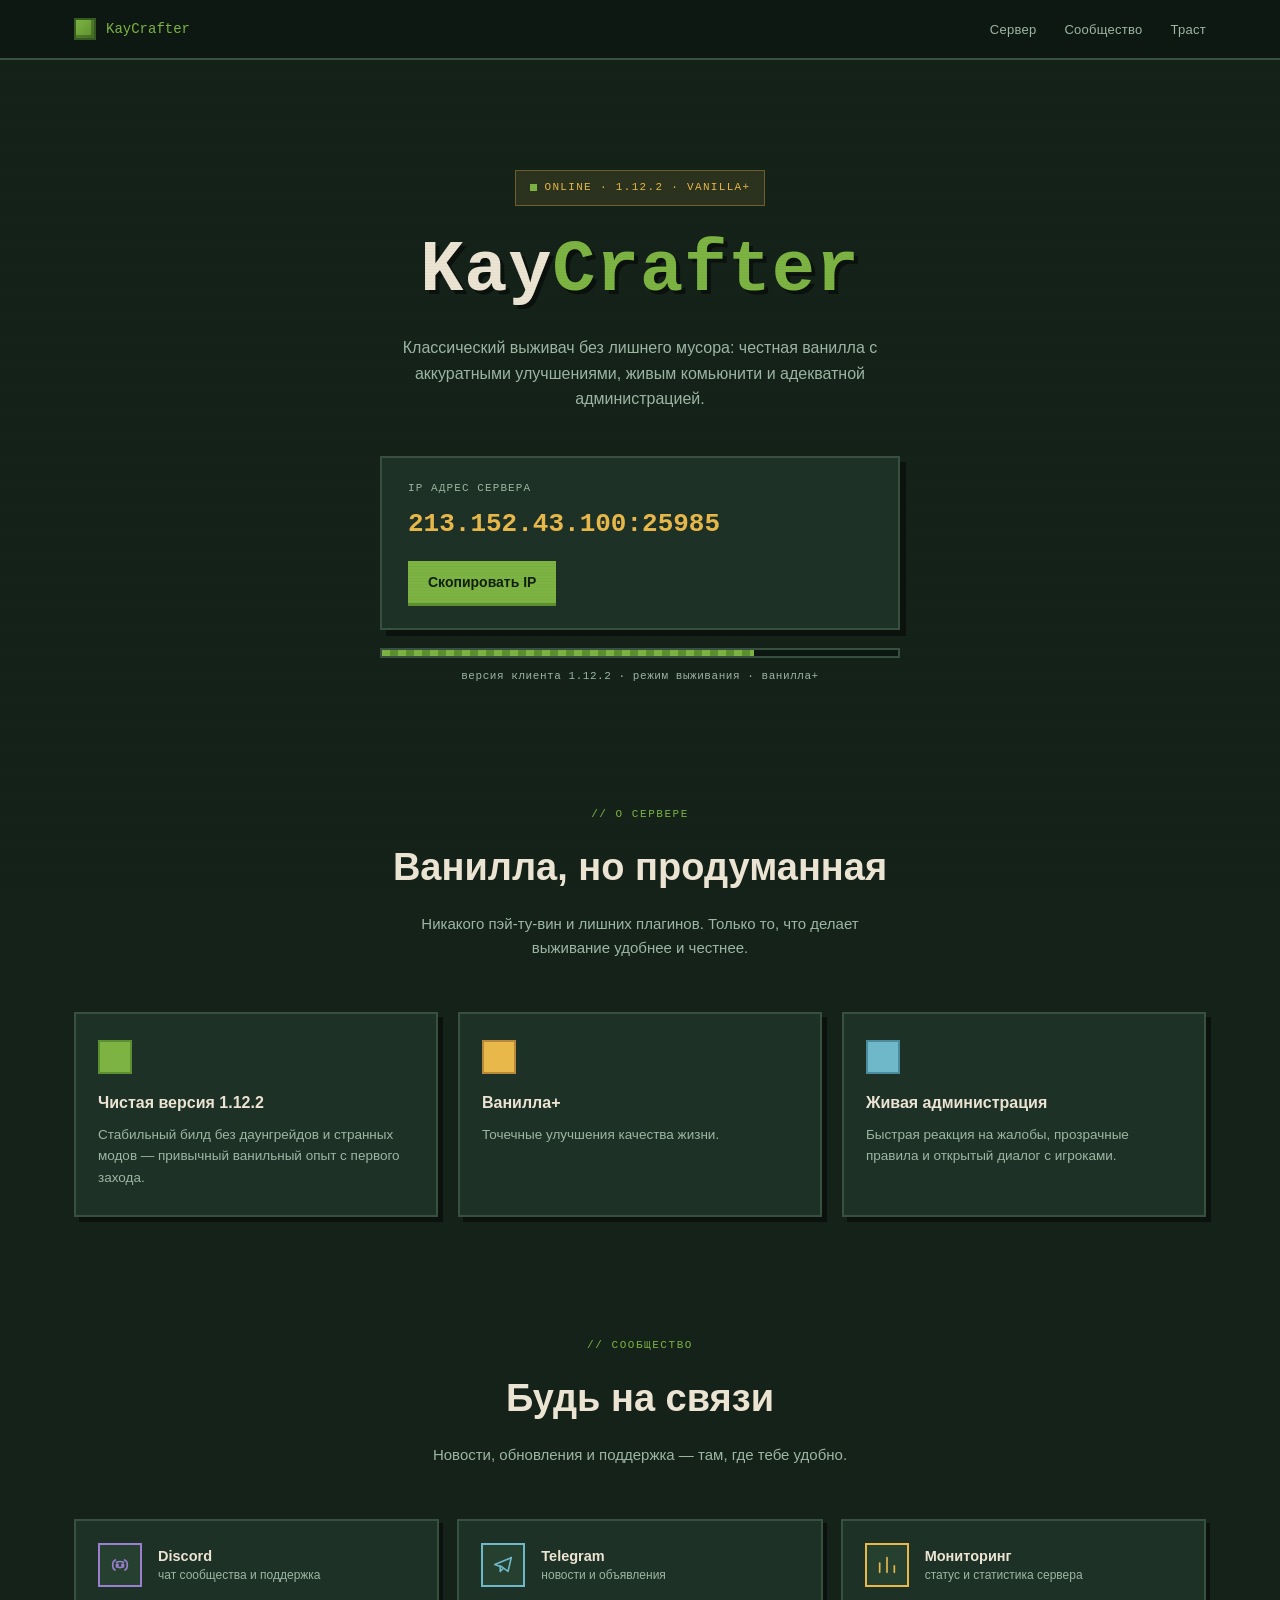
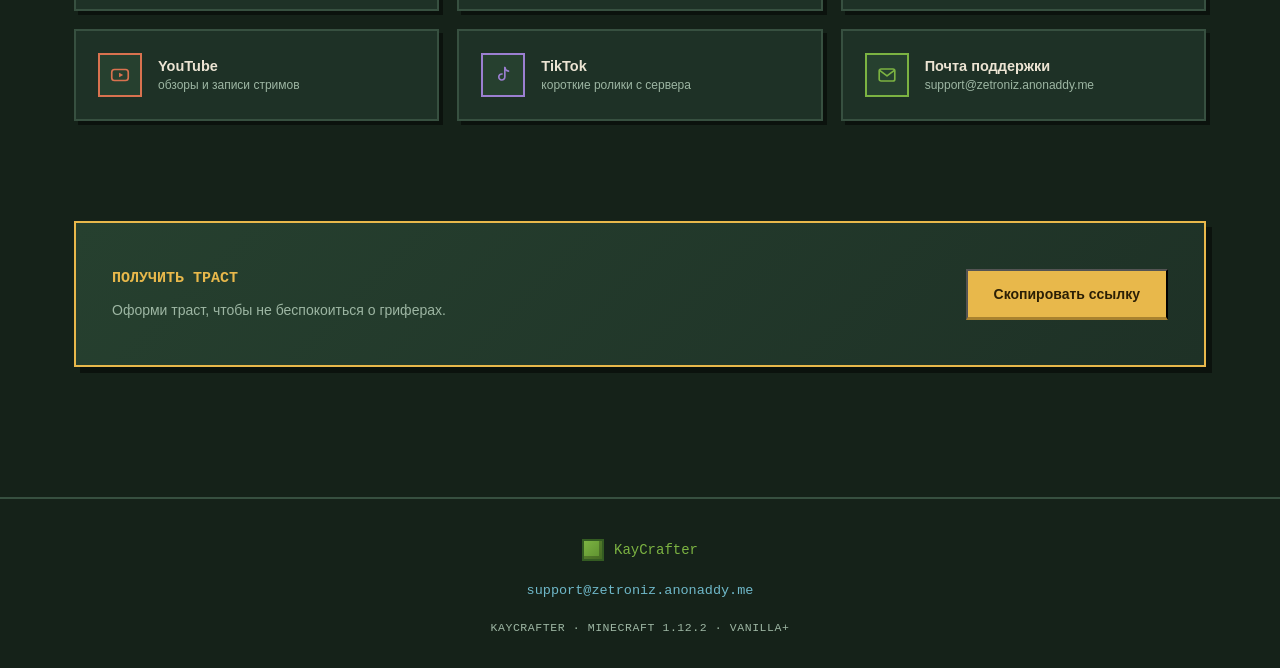
<file: index.html>
<!DOCTYPE html>
<html lang="ru"><head><meta http-equiv="Content-Type" content="text/html; charset=UTF-8">
  <meta name="description" content="Заходи на крутой ванильный сервер Майнкрафт KayCrafters 1.12.2! Стабильный ТПС, отзывчивая администрация и выживание без лагов. Копируй IP и играй с нами!">
  <title>KayCrafter — ванилла+ сервер 1.12.2</title>

<meta name="viewport" content="width=device-width, initial-scale=1.0">
<title>KayCrafter — ванилла+ сервер 1.12.2</title>
<link rel="preconnect" href="https://fonts.googleapis.com/">
<link rel="preconnect" href="https://fonts.gstatic.com/" crossorigin="">
<style>
:root{
  --bg:#152219;
  --bg-deep:#0d1712;
  --surface:#1e3126;
  --surface-2:#26402f;
  --border:#375040;
  --grass:#7cb342;
  --grass-dark:#5c8f2f;
  --gold:#e8b84b;
  --sky:#6fb8c9;
  --violet:#9b7fd1;
  --ember:#d9724f;
  --cream:#ece4d3;
  --muted:#9db6a3;
  --shadow:rgba(0,0,0,0.45);
}
*{box-sizing:border-box;margin:0;padding:0;}
html{scroll-behavior:smooth;}
body{
  background:var(--bg);
  color:var(--cream);
  font-family:'Rubik',sans-serif;
  line-height:1.6;
  overflow-x:hidden;
}
img,svg{display:block;max-width:100%;}
a{color:inherit;text-decoration:none;}
.pixel{font-family:'Press Start 2P',monospace;}
.mono{font-family:'JetBrains Mono',monospace;}

.noise{
  position:fixed;inset:0;
  pointer-events:none;
  background-image:
    repeating-linear-gradient(0deg, rgba(0,0,0,0.08) 0px, rgba(0,0,0,0.08) 1px, transparent 1px, transparent 3px);
  opacity:0.25;
  z-index:1;
}

header{
  position:fixed;top:0;left:0;right:0;
  z-index:50;
  background:rgba(13,23,18,0.85);
  backdrop-filter:blur(6px);
  border-bottom:2px solid var(--border);
}
.nav-wrap{
  max-width:1180px;margin:0 auto;
  display:flex;align-items:center;justify-content:space-between;
  padding:16px 24px;
}
.logo{
  font-size:14px;
  color:var(--grass);
  display:flex;align-items:center;gap:10px;
}
.logo .block{
  width:22px;height:22px;
  background:linear-gradient(135deg, var(--grass), var(--grass-dark));
  border:2px solid #345c22;
  box-shadow:inset -3px -3px 0 rgba(0,0,0,0.25);
}
nav ul{list-style:none;display:flex;gap:28px;}
nav a{
  font-size:13px;color:var(--muted);
  transition:color .2s;
  letter-spacing:.02em;
}
nav a:hover{color:var(--gold);}
.nav-toggle{display:none;}

.hero{
  position:relative;
  padding:170px 24px 0;
  text-align:center;
  overflow:hidden;
}
.eyebrow{
  display:inline-flex;align-items:center;gap:8px;
  font-size:11px;color:var(--gold);
  letter-spacing:.12em;
  background:rgba(232,184,75,0.1);
  border:1px solid rgba(232,184,75,0.35);
  padding:8px 14px;
  margin-bottom:28px;
}
.eyebrow::before{
  content:"";
  width:7px;height:7px;
  background:var(--grass);
  animation:blink 1.6s infinite steps(2);
}
@keyframes blink{50%{opacity:.15;}}

h1.title{
  font-size:clamp(38px,7vw,72px);
  line-height:1.05;
  color:var(--cream);
  letter-spacing:.01em;
  text-shadow:4px 4px 0 var(--shadow);
}
h1.title span{
  color:var(--grass);
  text-shadow:4px 4px 0 var(--shadow);
}
.subtitle{
  max-width:560px;margin:26px auto 0;
  color:var(--muted);
  font-size:16px;
}

.ip-box{
  max-width:520px;margin:44px auto 0;
  background:var(--surface);
  border:2px solid var(--border);
  box-shadow:6px 6px 0 var(--shadow);
  padding:22px 26px;
  display:flex;align-items:center;justify-content:space-between;
  gap:16px;
  flex-wrap:wrap;
}
.ip-box .label{
  font-size:11px;color:var(--muted);
  letter-spacing:.1em;
  margin-bottom:6px;
  text-align:left;
}
.ip-box .ip{
  font-size:clamp(18px,3.6vw,26px);
  color:var(--gold);
  font-weight:700;
}
.copy-btn{
  background:var(--grass);
  color:#12200f;
  border:none;
  font-family:'Rubik',sans-serif;
  font-weight:600;
  font-size:14px;
  padding:13px 20px;
  cursor:pointer;
  border-bottom:3px solid var(--grass-dark);
  transition:transform .12s, background .2s;
  white-space:nowrap;
}
.copy-btn:hover{background:#8ec653;}
.copy-btn:active{transform:translateY(2px);border-bottom-width:1px;}
.copy-btn.copied{background:var(--sky);border-bottom-color:#3f7f8f;}

.xp-bar{
  max-width:520px;margin:18px auto 0;
  height:10px;
  background:var(--bg-deep);
  border:2px solid var(--border);
  position:relative;
  overflow:hidden;
}
.xp-bar::after{
  content:"";
  position:absolute;left:0;top:0;bottom:0;
  width:72%;
  background:repeating-linear-gradient(90deg, var(--grass) 0 8px, var(--grass-dark) 8px 16px);
}
.xp-caption{
  text-align:center;font-size:11px;color:var(--muted);
  margin-top:10px;letter-spacing:.05em;
}

.section{
  max-width:1180px;
  margin:0 auto;
  padding:120px 24px 0;
  position:relative;
  z-index:2;
}
.section-head{
  text-align:center;
  margin-bottom:52px;
}
.section-head .tag{
  font-size:11px;color:var(--grass);
  letter-spacing:.14em;
  margin-bottom:14px;
}
.section-head h2{
  font-size:clamp(26px,4vw,38px);
  color:var(--cream);
}
.section-head p{
  color:var(--muted);
  max-width:480px;margin:14px auto 0;
  font-size:15px;
}

.info-grid{
  display:grid;
  grid-template-columns:repeat(3,1fr);
  gap:20px;
}
.info-card{
  background:var(--surface);
  border:2px solid var(--border);
  padding:26px 22px;
  box-shadow:5px 5px 0 var(--shadow);
  transition:transform .15s, box-shadow .15s;
}
.info-card:hover{
  transform:translate(-2px,-2px);
  box-shadow:8px 8px 0 var(--shadow);
  border-color:var(--grass);
}
.info-card .icon{
  width:34px;height:34px;
  background:var(--grass);
  margin-bottom:16px;
  border:2px solid var(--grass-dark);
}
.info-card .icon.c-gold{background:var(--gold);border-color:#b8893a;}
.info-card .icon.c-sky{background:var(--sky);border-color:#4a8c9c;}
.info-card h3{
  font-size:16px;margin-bottom:8px;color:var(--cream);
}
.info-card p{
  font-size:13.5px;color:var(--muted);
}

.links-grid{
  display:grid;
  grid-template-columns:repeat(3,1fr);
  gap:18px;
}
.link-card{
  background:var(--surface);
  border:2px solid var(--border);
  padding:22px;
  display:flex;align-items:center;gap:16px;
  box-shadow:4px 4px 0 var(--shadow);
  transition:transform .15s, box-shadow .15s, border-color .15s;
  width:100%;
  text-align:left;
  font-family:'Rubik',sans-serif;
  cursor:pointer;
}
.link-card:hover{
  transform:translate(-2px,-2px);
  box-shadow:7px 7px 0 var(--shadow);
  border-color:var(--gold);
}
.link-card.copied{border-color:var(--sky);}
.link-card .txt span.ok{color:var(--sky);}
.link-card .glyph{
  width:44px;height:44px;
  flex-shrink:0;
  display:flex;align-items:center;justify-content:center;
  background:var(--surface-2);
  border:2px solid var(--border);
}
.link-card .glyph svg{width:22px;height:22px;}
.glyph.c-violet{border-color:var(--violet);color:var(--violet);}
.glyph.c-sky{border-color:var(--sky);color:var(--sky);}
.glyph.c-gold{border-color:var(--gold);color:var(--gold);}
.glyph.c-ember{border-color:var(--ember);color:var(--ember);}
.glyph.c-grass{border-color:var(--grass);color:var(--grass);}
.link-card .txt strong{
  display:block;font-size:14.5px;color:var(--cream);margin-bottom:3px;
}
.link-card .txt span{
  font-size:12px;color:var(--muted);
}

.trust-banner{
  margin-top:100px;
  background:linear-gradient(135deg, var(--surface-2), var(--surface));
  border:2px solid var(--gold);
  padding:44px 36px;
  display:flex;align-items:center;justify-content:space-between;
  gap:24px;
  flex-wrap:wrap;
  box-shadow:6px 6px 0 var(--shadow);
}
.trust-banner h3{
  font-size:20px;color:var(--gold);margin-bottom:8px;
}
.trust-banner p{color:var(--muted);font-size:14px;max-width:420px;}
.btn-primary{
  background:var(--gold);
  color:#2b1f05;
  font-weight:700;
  font-size:14px;
  padding:15px 26px;
  border-bottom:3px solid #a9822f;
  white-space:nowrap;
  transition:transform .12s;
}
.btn-primary:hover{transform:translateY(-2px);}

footer{
  margin-top:130px;
  border-top:2px solid var(--border);
  padding:40px 24px 30px;
  text-align:center;
}
footer .logo{justify-content:center;margin-bottom:14px;}
footer .mail{color:var(--sky);font-size:13.5px;}
footer .copyright{
  margin-top:18px;color:var(--muted);font-size:11.5px;letter-spacing:.05em;
}

@media(max-width:860px){
  .info-grid, .links-grid{grid-template-columns:repeat(2,1fr);}
  nav ul{display:none;}
}
@media(max-width:560px){
  .info-grid, .links-grid{grid-template-columns:1fr;}
  .ip-box{flex-direction:column;align-items:stretch;text-align:center;}
  .ip-box .label{text-align:center;}
  .trust-banner{flex-direction:column;text-align:center;}
}
@media(prefers-reduced-motion:reduce){
  .eyebrow::before{animation:none;}
  *{transition:none !important;}
}
</style>
</head>
<body>
<div class="noise"></div>

<header>
  <div class="nav-wrap">
    <div class="logo pixel"><span class="block"></span>KayCrafter</div>
    <nav>
      <ul>
        <li><a href="https://k8-gh.github.io/kaycrafters/#server">Сервер</a></li>
        <li><a href="https://k8-gh.github.io/kaycrafters/#community">Сообщество</a></li>
        <li><a href="https://k8-gh.github.io/kaycrafters/#trust">Траст</a></li>
      </ul>
    </nav>
  </div>
</header>

<section class="hero">
  <div class="eyebrow mono">ONLINE · 1.12.2 · VANILLA+</div>
  <h1 class="title pixel">Kay<span>Crafter</span></h1>
  <p class="subtitle">Классический выживач без лишнего мусора: честная ванилла с аккуратными улучшениями, живым комьюнити и адекватной администрацией.</p>

  <div class="ip-box">
    <div>
      <div class="label mono">IP АДРЕС СЕРВЕРА</div>
      <div class="ip mono" id="ipText">213.152.43.100:25985</div>
    </div>
    <button class="copy-btn" id="copyBtn">Скопировать IP</button>
  </div>

  <div class="xp-bar"></div>
  <div class="xp-caption mono">версия клиента 1.12.2 · режим выживания · ванилла+</div>
</section>

<section class="section" id="server">
  <div class="section-head">
    <div class="tag mono">// О СЕРВЕРЕ</div>
    <h2>Ванилла, но продуманная</h2>
    <p>Никакого пэй-ту-вин и лишних плагинов. Только то, что делает выживание удобнее и честнее.</p>
  </div>
  <div class="info-grid">
    <div class="info-card">
      <div class="icon"></div>
      <h3>Чистая версия 1.12.2</h3>
      <p>Стабильный билд без даунгрейдов и странных модов — привычный ванильный опыт с первого захода.</p>
    </div>
    <div class="info-card">
      <div class="icon c-gold"></div>
      <h3>Ванилла+</h3>
      <p>Точечные улучшения качества жизни.</p>
    </div>
    <div class="info-card">
      <div class="icon c-sky"></div>
      <h3>Живая администрация</h3>
      <p>Быстрая реакция на жалобы, прозрачные правила и открытый диалог с игроками.</p>
    </div>
  </div>
</section>

<section class="section" id="community">
  <div class="section-head">
    <div class="tag mono">// СООБЩЕСТВО</div>
    <h2>Будь на связи</h2>
    <p>Новости, обновления и поддержка — там, где тебе удобно.</p>
  </div>
  <div class="links-grid">
    <button class="link-card" data-copy="https://discord.gg/3qdQwQZGu">
      <div class="glyph c-violet"><svg viewBox="0 0 24 24" fill="none" stroke="currentColor" stroke-width="1.8" stroke-linecap="round" stroke-linejoin="round"><path d="M8 9c2.5-1 5.5-1 8 0"></path><path d="M8 14c2.5 1 5.5 1 8 0"></path><path d="M7 6.5C5 7 4 9 4 12.5c0 2 1 4 2.5 5"></path><path d="M17 6.5C19 7 20 9 20 12.5c0 2-1 4-2.5 5"></path><circle cx="9" cy="12" r="1"></circle><circle cx="15" cy="12" r="1"></circle></svg></div>
      <div class="txt"><strong>Discord</strong><span>чат сообщества и поддержка</span></div>
    </button>
    <button class="link-card" data-copy="https://t.me/kaycrafter">
      <div class="glyph c-sky"><svg viewBox="0 0 24 24" fill="none" stroke="currentColor" stroke-width="1.8" stroke-linecap="round" stroke-linejoin="round"><path d="M21 4L3 11.5l6 2.2"></path><path d="M9 13.7V19l3.2-3.2"></path><path d="M21 4l-3.5 15-8.3-6.1"></path></svg></div>
      <div class="txt"><strong>Telegram</strong><span>новости и объявления</span></div>
    </button>
    <button class="link-card" data-copy="https://minecraftrating.ru/server/398584/">
      <div class="glyph c-gold"><svg viewBox="0 0 24 24" fill="none" stroke="currentColor" stroke-width="1.8" stroke-linecap="round" stroke-linejoin="round"><path d="M4 20V10"></path><path d="M12 20V4"></path><path d="M20 20v-7"></path></svg></div>
      <div class="txt"><strong>Мониторинг</strong><span>статус и статистика сервера</span></div>
    </button>
    <button class="link-card" data-copy="https://youtube.com/@subber-f7c?si=fFeJxJRmqiqpnsGj">
      <div class="glyph c-ember"><svg viewBox="0 0 24 24" fill="none" stroke="currentColor" stroke-width="1.8" stroke-linecap="round" stroke-linejoin="round"><rect x="3" y="6" width="18" height="12" rx="3"></rect><path d="M11 9.5v5l4.5-2.5z" fill="currentColor" stroke="none"></path></svg></div>
      <div class="txt"><strong>YouTube</strong><span>обзоры и записи стримов</span></div>
    </button>
    <button class="link-card" data-copy="https://www.tiktok.com/@kaycrafters?_r=1&amp;_t=ZP-981IQ1nd0j0">
      <div class="glyph c-violet"><svg viewBox="0 0 24 24" fill="none" stroke="currentColor" stroke-width="1.8" stroke-linecap="round" stroke-linejoin="round"><path d="M14 4v10.2a3.3 3.3 0 1 1-3-3.28"></path><path d="M14 4c.4 2.2 2 3.6 4 3.8"></path></svg></div>
      <div class="txt"><strong>TikTok</strong><span>короткие ролики с сервера</span></div>
    </button>
    <button class="link-card" data-copy="support@zetroniz.anonaddy.me">
      <div class="glyph c-grass"><svg viewBox="0 0 24 24" fill="none" stroke="currentColor" stroke-width="1.8" stroke-linecap="round" stroke-linejoin="round"><rect x="3.5" y="5.5" width="17" height="13" rx="2"></rect><path d="M4 7l8 6 8-6"></path></svg></div>
      <div class="txt"><strong>Почта поддержки</strong><span>support@zetroniz.anonaddy.me</span></div>
    </button>
  </div>

  <div class="trust-banner" id="trust">
    <div>
      <h3 class="pixel" style="font-size:15px;">ПОЛУЧИТЬ ТРАСТ</h3>
      <p>Оформи траст, чтобы не беспокоиться о гриферах.</p>
    </div>
    <button class="btn-primary" data-copy="https://docs.google.com/forms/d/1JH9CozzXeNcEHEfLaMqPNQQRwzwZBMf1vNdq8pgY-r8/edit?usp=forms_homeuid=114626035158576932910&amp;ths=true">Скопировать ссылку</button>
  </div>
</section>

<footer>
  <div class="logo pixel"><span class="block"></span>KayCrafter</div>
  <button class="mail mono" id="footerMail" data-copy="support@zetroniz.anonaddy.me" style="background:none;border:none;cursor:pointer;">support@zetroniz.anonaddy.me</button>
  <div class="copyright mono">KAYCRAFTER · MINECRAFT 1.12.2 · VANILLA+</div>
</footer>

<script>
document.getElementById('copyBtn').addEventListener('click', function(){
  var text = document.getElementById('ipText').textContent;
  var btn = this;
  navigator.clipboard.writeText(text).then(function(){
    var original = btn.textContent;
    btn.textContent = 'Скопировано!';
    btn.classList.add('copied');
    setTimeout(function(){
      btn.textContent = original;
      btn.classList.remove('copied');
    }, 1800);
  });
});

document.querySelectorAll('[data-copy]').forEach(function(el){
  if(el.id === 'copyBtn') return;
  el.addEventListener('click', function(){
    var value = el.getAttribute('data-copy');
    navigator.clipboard.writeText(value).then(function(){
      if(el.classList.contains('link-card')){
        var label = el.querySelector('.txt span');
        var original = label.textContent;
        label.textContent = 'скопировано в буфер';
        label.classList.add('ok');
        el.classList.add('copied');
        setTimeout(function(){
          label.textContent = original;
          label.classList.remove('ok');
          el.classList.remove('copied');
        }, 1800);
      } else {
        var originalText = el.textContent;
        el.textContent = 'Скопировано!';
        setTimeout(function(){
          el.textContent = originalText;
        }, 1800);
      }
    });
  });
});
</script>


</body></html>
</file>
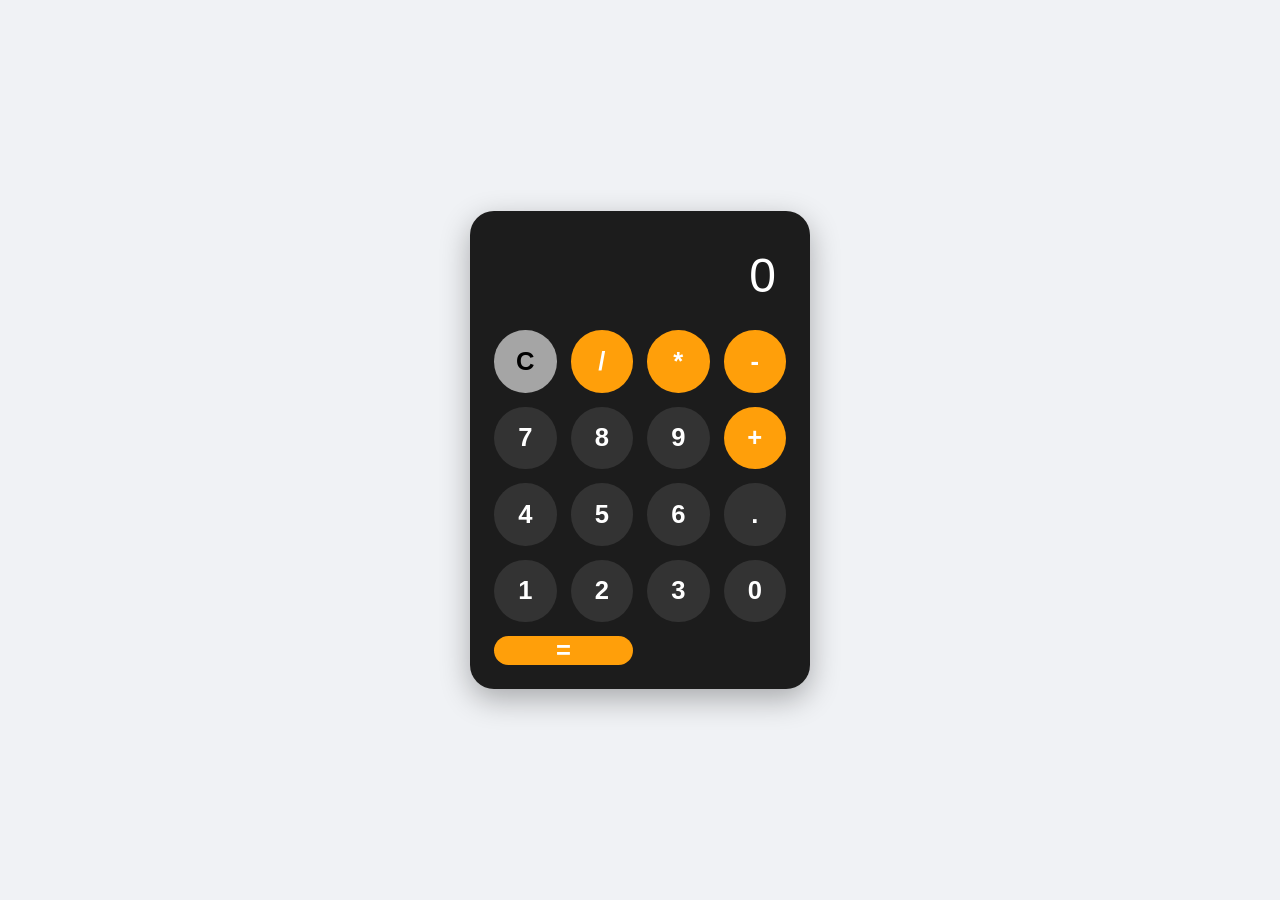
<file: calc.html>
<!DOCTYPE html>
<html lang="ru">
<head>
    <meta charset="UTF-8">
    <title>Калькулятор Kaycrafter</title>
    <style>
        * { box-sizing: border-box; margin: 0; padding: 0; }
        body { display: flex; justify-content: center; align-items: center; height: 100vh; background-color: #f0f2f5; font-family: sans-serif; }
        
        /* Основной контейнер калькулятора */
        .calculator { background-color: #1c1c1c; padding: 24px; border-radius: 24px; width: 340px; box-shadow: 0 10px 30px rgba(0,0,0,0.3); }
        
        /* Дисплей */
        #display { width: 100%; height: 80px; background: transparent; color: white; border: none; font-size: 3rem; text-align: right; margin-bottom: 15px; padding: 0 10px; outline: none; }
        
        /* Сетка кнопок */
        .buttons { display: grid; grid-template-columns: repeat(4, 1fr); gap: 14px; }
        
        /* Общие стили для круглых кнопок */
        button { width: 100%; aspect-ratio: 1; font-size: 1.6rem; font-weight: bold; border: none; border-radius: 50%; cursor: pointer; transition: background-color 0.1s; display: flex; justify-content: center; align-items: center; }
        button:active { filter: brightness(1.3); }
        
        /* Цвета кнопок */
        .btn-clear { background-color: #a5a5a5; color: black; }
        .btn-number { background-color: #333; color: white; }
        .btn-operator { background-color: #ff9f0a; color: white; }
        
        /* Кнопка «равно» в форме капсулы */
        #equals { grid-column: span 2; aspect-ratio: auto; height: 100%; border-radius: 40px; background-color: #ff9f0a; color: white; }
    </style>
</head>
<body>

    <div class="calculator">
        <input type="text" id="display" readonly value="0">
        <div class="buttons">
            <!-- Строка 1 -->
            <button class="btn-clear" onclick="clearDisplay()">C</button>
            <button class="btn-operator" onclick="appendOperator('/')">/</button>
            <button class="btn-operator" onclick="appendOperator('*')">*</button>
            <button class="btn-operator" onclick="appendOperator('-')">-</button>
            
            <!-- Строка 2 -->
            <button class="btn-number" onclick="appendNumber('7')">7</button>
            <button class="btn-number" onclick="appendNumber('8')">8</button>
            <button class="btn-number" onclick="appendNumber('9')">9</button>
            <button class="btn-operator" onclick="appendOperator('+')">+</button>
            
            <!-- Строка 3 -->
            <button class="btn-number" onclick="appendNumber('4')">4</button>
            <button class="btn-number" onclick="appendNumber('5')">5</button>
            <button class="btn-number" onclick="appendNumber('6')">6</button>
            <button class="btn-number" onclick="appendNumber('.')">.</button>
            
            <!-- Строка 4 -->
            <button class="btn-number" onclick="appendNumber('1')">1</button>
            <button class="btn-number" onclick="appendNumber('2')">2</button>
            <button class="btn-number" onclick="appendNumber('3')">3</button>
            <button class="btn-number" onclick="appendNumber('0')">0</button>
            
            <!-- Строка 5 -->
            <button id="equals" onclick="calculate()">=</button>
        </div>
    </div>

    <script>
        const display = document.getElementById('display');
        let currentInput = '0';
        let shouldResetDisplay = false;

        function updateDisplay() { display.value = currentInput; }
        function appendNumber(num) {
            if (currentInput === '0' && num !== '.' || shouldResetDisplay) { currentInput = num; shouldResetDisplay = false; } 
            else { if (num === '.' && currentInput.includes('.')) return; currentInput += num; }
            updateDisplay();
        }
        function appendOperator(op) {
            const lastChar = currentInput.slice(-1);
            if (['+', '-', '*', '/'].includes(lastChar)) { currentInput = currentInput.slice(0, -1) + op; } 
            else { currentInput += op; }
            shouldResetDisplay = false;
            updateDisplay();
        }
        function clearDisplay() { currentInput = '0'; updateDisplay(); }
        function calculate() {
            try {
                const result = new Function(`return ${currentInput}`)();
                currentInput = Number(result.toFixed(8)).toString();
                shouldResetDisplay = true;
            } catch { currentInput = 'Ошибка'; shouldResetDisplay = true; }
            updateDisplay();
        }
    </script>
</body>
</html>
</file>
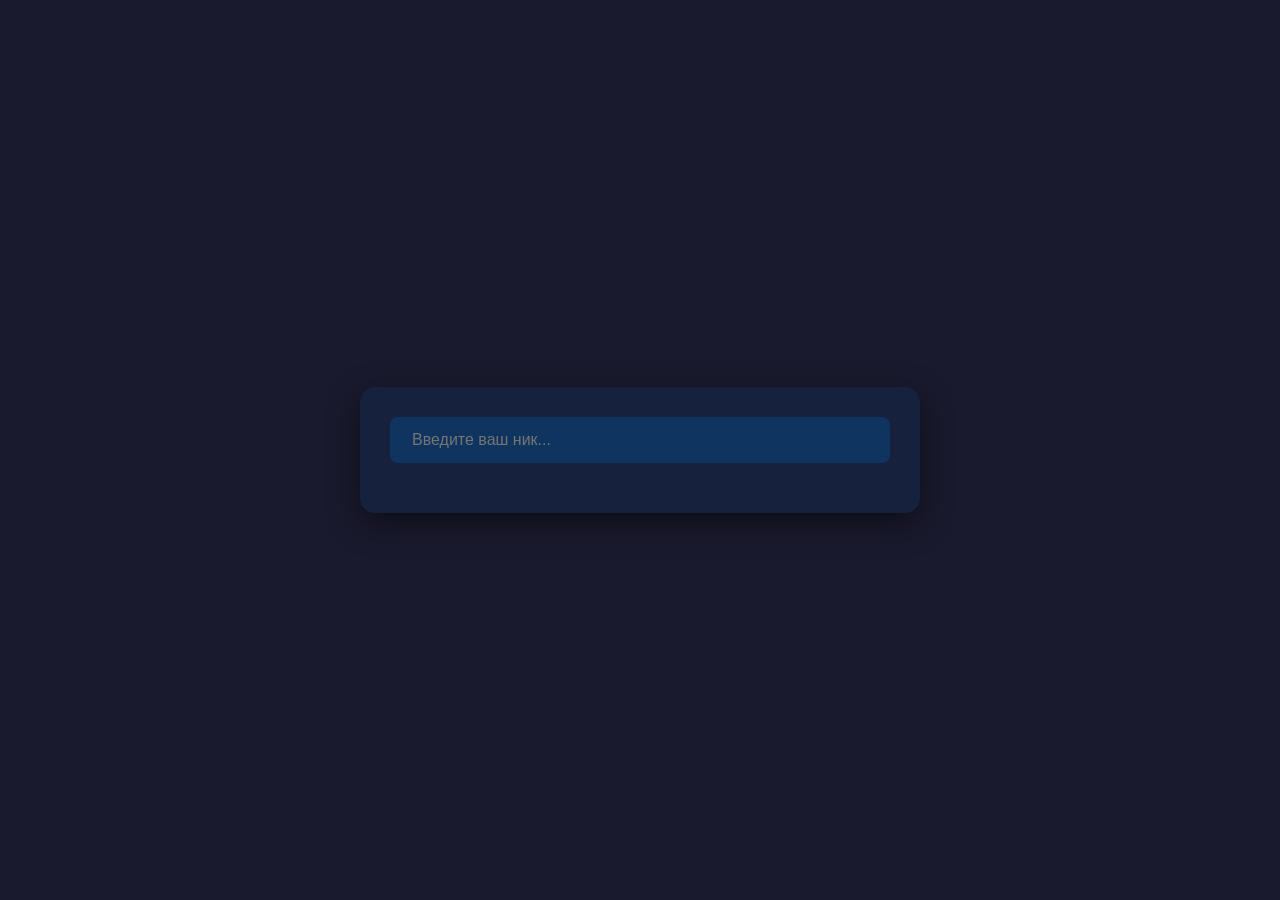
<file: f.html>
<!DOCTYPE html>
<html lang="ru">
<head>
    <meta charset="UTF-8">
    <meta name="viewport" content="width=device-width, initial-scale=1.0">
    <title>Форматтер ника Kaycrafter</title>
    <style>
        :root {
            --bg-color: #1a1a2e;
            --card-bg: #16213e;
            --accent: #00f2fe;
            --text: #e2e8f0;
        }

        body {
            font-family: 'Segoe UI', Tahoma, Geneva, Verdana, sans-serif;
            background-color: var(--bg-color);
            color: var(--text);
            display: flex;
            justify-content: center;
            align-items: center;
            min-height: 100vh;
            margin: 0;
            padding: 20px;
            box-sizing: border-box;
        }

        .container {
            background: var(--card-bg);
            padding: 30px;
            border-radius: 15px;
            box-shadow: 0 10px 30px rgba(0,0,0,0.5);
            width: 100%;
            max-width: 500px;
        }

        h1 {
            text-align: center;
            color: var(--accent);
            margin-top: 0;
            margin-bottom: 20px;
            font-size: 24px;
        }

        input[type="text"] {
            width: 100%;
            padding: 12px 20px;
            margin-bottom: 20px;
            border: 2px solid #0f3460;
            border-radius: 8px;
            background: #0f3460;
            color: #fff;
            font-size: 16px;
            outline: none;
            box-sizing: border-box;
            transition: border-color 0.3s;
        }

        input[type="text"]:focus {
            border-color: var(--accent);
        }

        .results {
            display: flex;
            flex-direction: column;
            gap: 12px;
        }

        .nickname-item {
            display: flex;
            justify-content: space-between;
            align-items: center;
            background: #1f4068;
            padding: 12px 15px;
            border-radius: 8px;
            font-size: 18px;
            word-break: break-all;
        }

        .copy-btn {
            background: var(--accent);
            border: none;
            color: #1a1a2e;
            padding: 6px 12px;
            border-radius: 5px;
            cursor: pointer;
            font-weight: bold;
            font-size: 12px;
            margin-left: 10px;
            flex-shrink: 0;
            transition: opacity 0.2s;
        }

        .copy-btn:hover {
            opacity: 0.9;
        }

        .copy-btn.copied {
            background: #4e9f3d;
            color: #fff;
        }
    </style>
</head>
<body>

<div class="container">
    <input type="text" id="nicknameInput" placeholder="Введите ваш ник..." maxlength="20" autocomplete="off">
    <div class="results" id="resultsContainer"></div>
</div>

<script>
    const input = document.getElementById('nicknameInput');
    const container = document.getElementById('resultsContainer');

    // Карта замены символов для стиля "Leet / Символы"
    const leetMap = {
        'a': '4', 'A': '4', 'e': '3', 'E': '3', 'i': '1', 'I': '1', 
        'o': '0', 'O': '0', 's': '$', 'S': '$', 't': '7', 'T': '7',
        'а': '4', 'А': '4', 'е': '3', 'Е': '3', 'о': '0', 'О': '0', 
        'с': '¢', 'С': '¢', 'т': '7', 'Т': '7', 'в': '8', 'В': '8'
    };

    // Функции трансформации
    const formatters = [
        { name: "Символьный (Leet)", fn: text => text.split('').map(char => leetMap[char] || char).join('') },
        { name: "Заборчик", fn: text => text.split('').map((char, i) => i % 2 === 0 ? char.toUpperCase() : char.toLowerCase()).join('') },
        { name: "Азиатский стиль", fn: text => `꧁༺ ${text} ༻꧂` },
        { name: "Кресты", fn: text => `☠︎☠︎☠︎ ${text} ☠︎☠︎☠︎` },
        { name: "Стрелы", fn: text => `➴☠ ${text} ☠➶` },
        { name: "Звездный", fn: text => `★ ${text} ★` },
        { name: "С поцелуем", fn: text => `💋 ${text} 💋` },
        { name: "Разреженный", fn: text => text.split('').join(' ') },
        { name: "Снайпер", fn: text => `︻╦̵̵͇̿̿̿̿╤── ${text}` }
    ];

    function generateNicknames() {
        const text = input.value.trim();
        container.innerHTML = '';

        if (!text) return;

        formatters.forEach(style => {
            const formattedText = style.fn(text);
            
            // Создаем элемент никнейма
            const item = document.createElement('div');
            item.className = 'nickname-item';
            
            const nameSpan = document.createElement('span');
            nameSpan.textContent = formattedText;
            
            const btn = document.createElement('button');
            btn.className = 'copy-btn';
            btn.textContent = 'Копировать';
            
            // Логика копирования в буфер обмена
            btn.addEventListener('click', () => {
                navigator.clipboard.writeText(formattedText).then(() => {
                    btn.textContent = 'Готово!';
                    btn.classList.add('copied');
                    setTimeout(() => {
                        btn.textContent = 'Копировать';
                        btn.classList.remove('copied');
                    }, 1500);
                });
            });

            item.appendChild(nameSpan);
            item.appendChild(btn);
            container.appendChild(item);
        });
    }

    // Слушаем ввод пользователя
    input.addEventListener('input', generateNicknames);
</script>

</body>
</html>
</file>
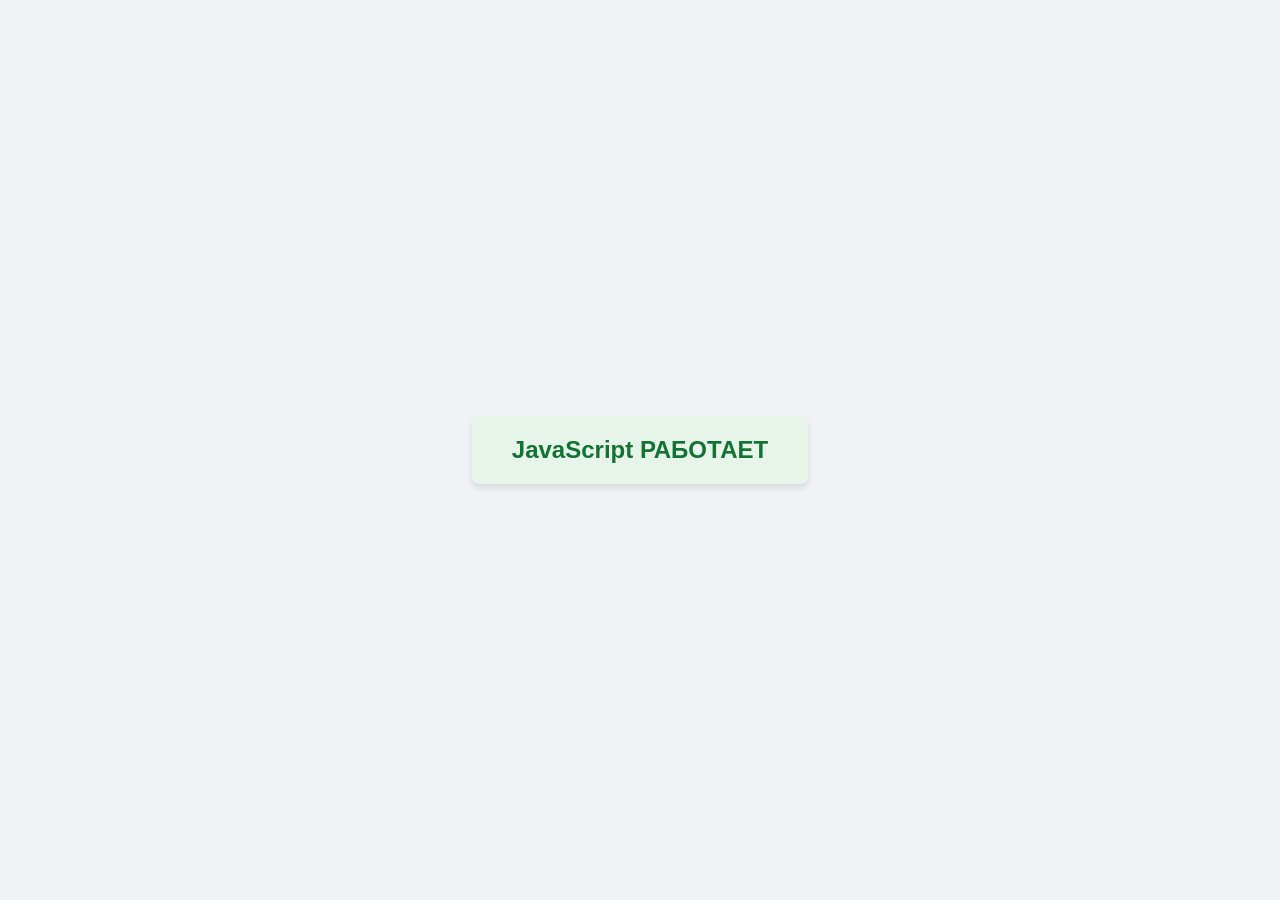
<file: jscheck.html>
<!DOCTYPE html>
<html lang="ru">
<head>
    <meta charset="UTF-8">
    <meta name="viewport" content="width=device-width, initial-scale=1.0">
    <title>Проверка JS Kaycrafter</title>
    <style>
        body {
            font-family: sans-serif;
            display: flex;
            justify-content: center;
            align-items: center;
            height: 100vh;
            margin: 0;
            background: #f0f2f5;
        }
        .status {
            padding: 20px 40px;
            border-radius: 8px;
            font-size: 1.5rem;
            font-weight: bold;
            text-align: center;
            box-shadow: 0 4px 6px rgba(0,0,0,0.1);
        }

        .status {
            background: #ffebe9;
            color: #b31412;
        }
    </style>
</head>
<body>
    <div id="js-status" class="status">
        JavaScript ВЫКЛЮЧЕН, включён ли он в браузере? ❌
    </div>

    <script>

        const statusBlock = document.getElementById('js-status');
        statusBlock.textContent = 'JavaScript РАБОТАЕТ  ';
        statusBlock.style.background = '#e6f4ea';
        statusBlock.style.color = '#137333';
    </script>

</body>
</html>
</file>
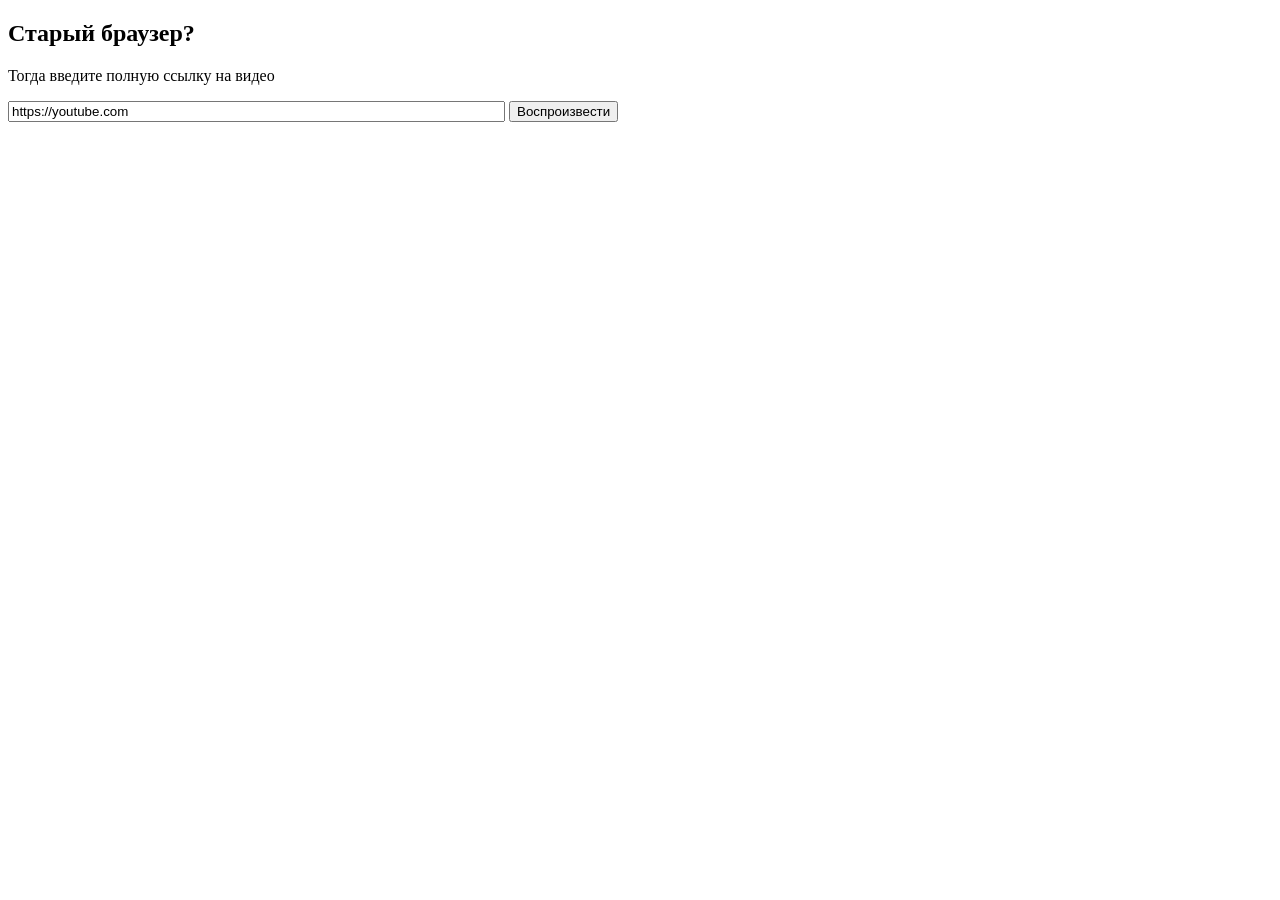
<file: legacytube.html>
<!DOCTYPE HTML PUBLIC "-//W3C//DTD HTML 4.01 Transitional//EN" "http://w3.org">
<html>
<head>
    <meta http-equiv="Content-Type" content="text/html; charset=utf-8">
    <title>LegacyTube Kaycrafter</title>
</head>
<body>

    <!-- Заголовок и описание -->
    <h2>Старый браузер?</h2>
    <p>Тогда введите полную ссылку на видео</p>

    <!-- Форма ввода -->
    <form action="#" onsubmit="loadVideo(); return false;">
        <input type="text" id="videoUrl" size="60" value="https://youtube.com">
        <input type="submit" value="Воспроизвести">
    </form>

    <br><br>

    <!-- Контейнер для плеера -->
    <div id="playerContainer">
        <!-- Сюда JavaScript вставит iframe -->
    </div>

    <!-- Логика работы на JavaScript -->
    <script type="text/javascript">
        function loadVideo() {
            var url = document.getElementById('videoUrl').value;
            var videoId = '';

            // Регулярное выражение для поиска ID видео в разных типах ссылок YouTube
            var regExp = /^.*(youtu.be\/|v\/|u\/\w\/|embed\/|watch\?v=|\&v=)([^#\&\?]*).*/;
            var match = url.match(regExp);

            if (match && match[2].length == 11) {
                videoId = match[2];
                
                // Формируем HTML-код для iframe в стандарте HTML4
                var iframeHtml = '<iframe width="640" height="360" src="https://youtube.com/embed/' + videoId + '" frameborder="0" allowfullscreen></iframe>';

                
                // Вставляем плеер на страницу
                document.getElementById('playerContainer').innerHTML = iframeHtml;
            } else {
                alert('Пожалуйста, введите корректную ссылку на YouTube видео.');
            }
        }
    </script>

</body>
</html>
</file>
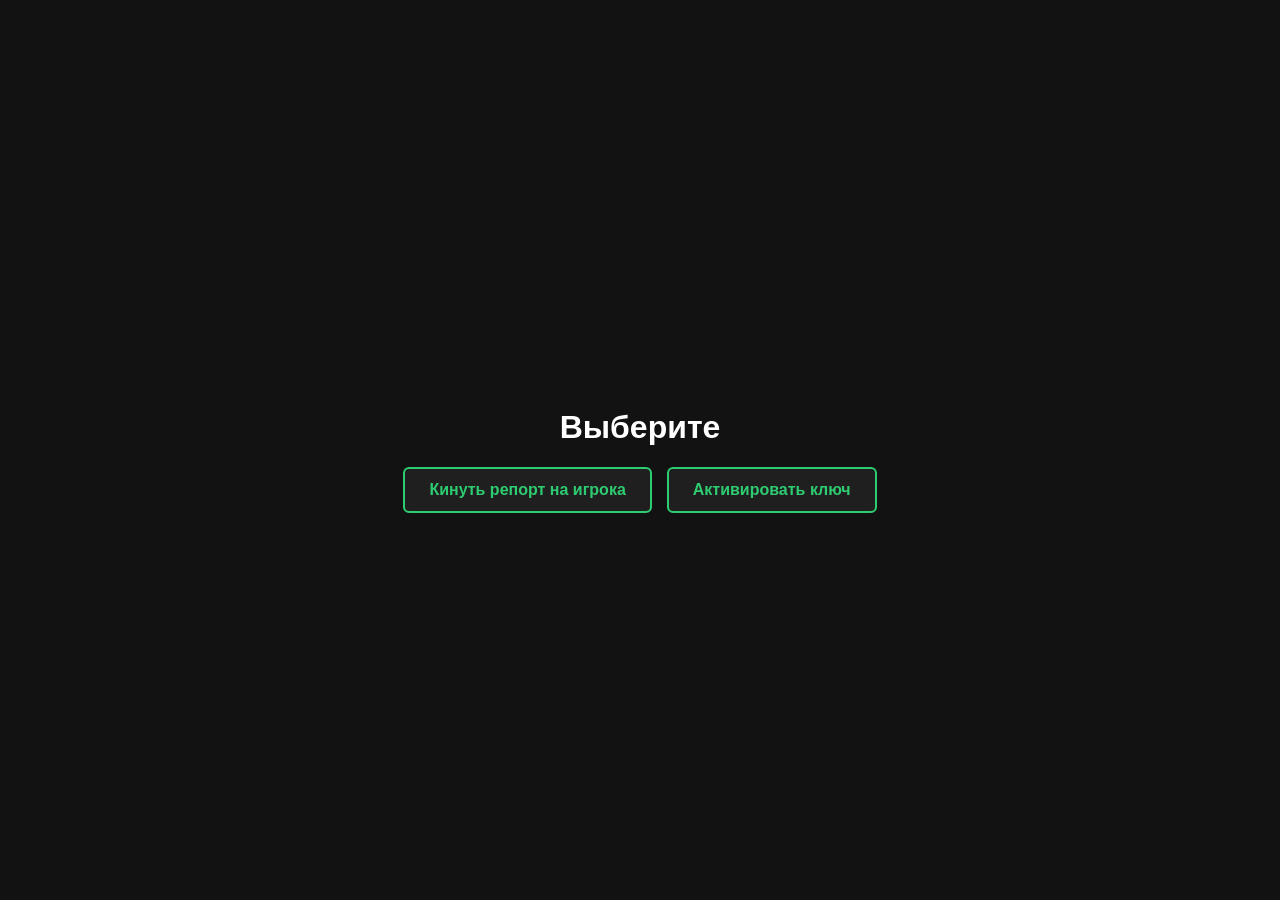
<file: options.html>
<!DOCTYPE html>
<html lang="ru">
<head>
    <meta charset="UTF-8">
    <meta name="viewport" content="width=device-width, initial-scale=1.0">
    <title>Kaycrafter меню</title>
    <style>
        /* Стили для всей страницы (тёмный фон) */
        body {
            background-color: #121212; /* Глубокий тёмный цвет фона */
            color: #ffffff;            /* Белый цвет для обычного текста */
            font-family: Arial, sans-serif;
            display: flex;
            flex-direction: column;
            align-items: center;
            justify-content: center;
            height: 100vh;
            margin: 0;
        }

        /* Контейнер для кнопок */
        .button-container {
            display: flex;
            gap: 15px; /* Расстояние между кнопками */
        }

        /* Стили для кнопок-ссылок (зелёный текст) */
        .php-button {
            display: inline-block;
            padding: 12px 24px;
            font-size: 16px;
            font-weight: bold;
            color: #2ecc71;            /* Зелёный цвет текста */
            text-decoration: none;     /* Убираем подчёркивание ссылки */
            background-color: #1f1f1f; /* Чуть более светлый тёмный фон для контраста кнопок */
            border: 2px solid #2ecc71; /* Зелёная рамка */
            border-radius: 6px;        /* Скругление углов */
            transition: all 0.3s ease; /* Плавная анимация при наведении */
        }

        /* Эффект при наведении курсора */
        .php-button:hover {
            background-color: #2ecc71; /* Заливка зелёным цветом */
            color: #121212;            /* Текст становится тёмным для читаемости */
            cursor: pointer;
        }
    </style>
</head>
<body>

    <h1>Выберите</h1>
    
    <div class="button-container">
        <!-- Замените page1.php, page2.php и page3.php на реальные пути к вашим файлам -->
        <a href="report.html" class="php-button">Кинуть репорт на игрока</a>
        <a href="redeem.html" class="php-button">Активировать ключ</a>
    </div>

</body>
</html>
</file>
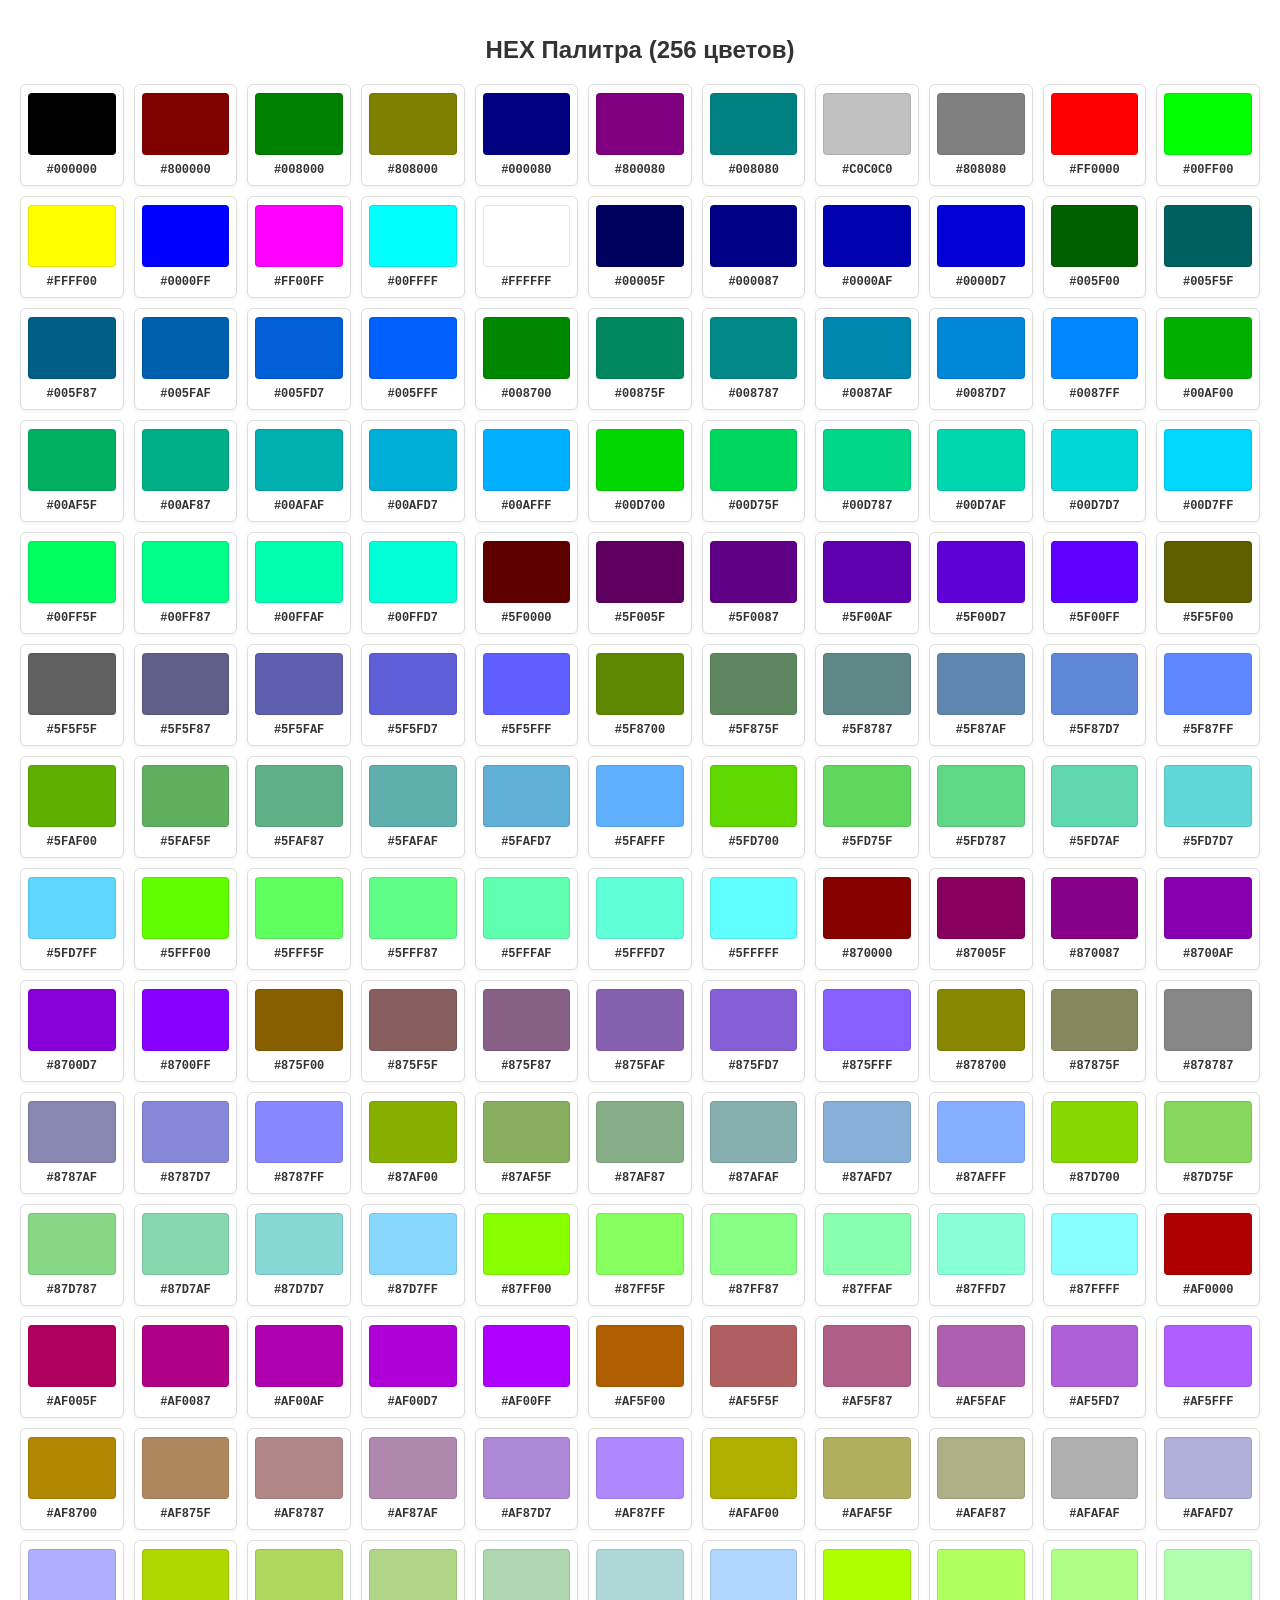
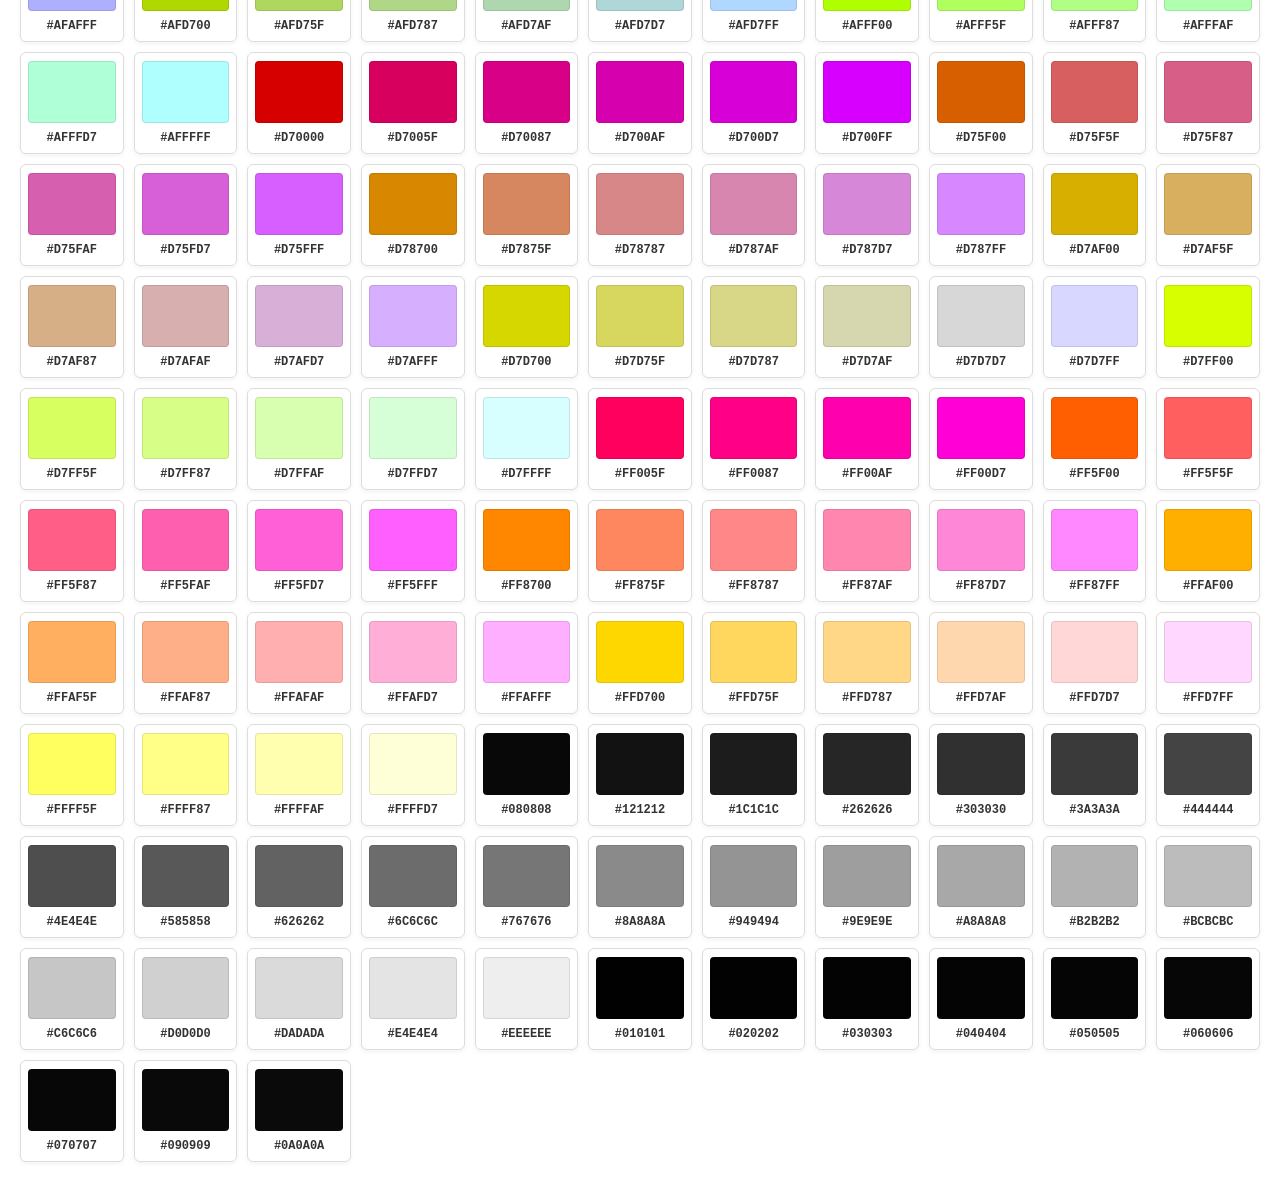
<file: palette.html>
<!DOCTYPE html>
<html lang="ru">
<head>
    <meta charset="UTF-8">
    <meta name="viewport" content="width=device-width, initial-scale=1.0">
    <title>Палитра</title>
    <style>
        body {
            font-family: -apple-system, BlinkMacSystemFont, "Segoe UI", Roboto, Helvetica, Arial, sans-serif;
            background-color: #ffffff;
            color: #333333;
            margin: 0;
            padding: 20px;
            display: flex;
            flex-direction: column;
            align-items: center;
        }
        h1 {
            font-size: 24px;
            margin-bottom: 20px;
        }
        .grid {
            display: grid;
            grid-template-columns: repeat(auto-fill, minmax(100px, 1fr));
            gap: 10px;
            width: 100%;
            max-width: 1800px;
        }
        .color-card {
            background: #ffffff;
            border: 1px solid #dddddd;
            border-radius: 6px;
            padding: 8px;
            display: flex;
            flex-direction: column;
            align-items: center;
            box-shadow: 0 2px 4px rgba(0,0,0,0.05);
        }
        .swatch {
            width: 100%;
            height: 60px;
            border-radius: 4px;
            border: 1px solid rgba(0,0,0,0.1);
        }
        .hex-code {
            font-size: 12px;
            font-family: monospace;
            margin-top: 8px;
            font-weight: bold;
        }
    </style>
</head>
<body>

    <h1>HEX Палитра (256 цветов)</h1>
    <div class="grid">
        <div class="color-card">
            <div class="swatch" style="background-color: #000000;"></div>
            <div class="hex-code">#000000</div>
        </div>
        <div class="color-card">
            <div class="swatch" style="background-color: #800000;"></div>
            <div class="hex-code">#800000</div>
        </div>
        <div class="color-card">
            <div class="swatch" style="background-color: #008000;"></div>
            <div class="hex-code">#008000</div>
        </div>
        <div class="color-card">
            <div class="swatch" style="background-color: #808000;"></div>
            <div class="hex-code">#808000</div>
        </div>
        <div class="color-card">
            <div class="swatch" style="background-color: #000080;"></div>
            <div class="hex-code">#000080</div>
        </div>
        <div class="color-card">
            <div class="swatch" style="background-color: #800080;"></div>
            <div class="hex-code">#800080</div>
        </div>
        <div class="color-card">
            <div class="swatch" style="background-color: #008080;"></div>
            <div class="hex-code">#008080</div>
        </div>
        <div class="color-card">
            <div class="swatch" style="background-color: #c0c0c0;"></div>
            <div class="hex-code">#C0C0C0</div>
        </div>
        <div class="color-card">
            <div class="swatch" style="background-color: #808080;"></div>
            <div class="hex-code">#808080</div>
        </div>
        <div class="color-card">
            <div class="swatch" style="background-color: #ff0000;"></div>
            <div class="hex-code">#FF0000</div>
        </div>
        <div class="color-card">
            <div class="swatch" style="background-color: #00ff00;"></div>
            <div class="hex-code">#00FF00</div>
        </div>
        <div class="color-card">
            <div class="swatch" style="background-color: #ffff00;"></div>
            <div class="hex-code">#FFFF00</div>
        </div>
        <div class="color-card">
            <div class="swatch" style="background-color: #0000ff;"></div>
            <div class="hex-code">#0000FF</div>
        </div>
        <div class="color-card">
            <div class="swatch" style="background-color: #ff00ff;"></div>
            <div class="hex-code">#FF00FF</div>
        </div>
        <div class="color-card">
            <div class="swatch" style="background-color: #00ffff;"></div>
            <div class="hex-code">#00FFFF</div>
        </div>
        <div class="color-card">
            <div class="swatch" style="background-color: #ffffff;"></div>
            <div class="hex-code">#FFFFFF</div>
        </div>
        <div class="color-card">
            <div class="swatch" style="background-color: #00005f;"></div>
            <div class="hex-code">#00005F</div>
        </div>
        <div class="color-card">
            <div class="swatch" style="background-color: #000087;"></div>
            <div class="hex-code">#000087</div>
        </div>
        <div class="color-card">
            <div class="swatch" style="background-color: #0000af;"></div>
            <div class="hex-code">#0000AF</div>
        </div>
        <div class="color-card">
            <div class="swatch" style="background-color: #0000d7;"></div>
            <div class="hex-code">#0000D7</div>
        </div>
        <div class="color-card">
            <div class="swatch" style="background-color: #005f00;"></div>
            <div class="hex-code">#005F00</div>
        </div>
        <div class="color-card">
            <div class="swatch" style="background-color: #005f5f;"></div>
            <div class="hex-code">#005F5F</div>
        </div>
        <div class="color-card">
            <div class="swatch" style="background-color: #005f87;"></div>
            <div class="hex-code">#005F87</div>
        </div>
        <div class="color-card">
            <div class="swatch" style="background-color: #005faf;"></div>
            <div class="hex-code">#005FAF</div>
        </div>
        <div class="color-card">
            <div class="swatch" style="background-color: #005fd7;"></div>
            <div class="hex-code">#005FD7</div>
        </div>
        <div class="color-card">
            <div class="swatch" style="background-color: #005fff;"></div>
            <div class="hex-code">#005FFF</div>
        </div>
        <div class="color-card">
            <div class="swatch" style="background-color: #008700;"></div>
            <div class="hex-code">#008700</div>
        </div>
        <div class="color-card">
            <div class="swatch" style="background-color: #00875f;"></div>
            <div class="hex-code">#00875F</div>
        </div>
        <div class="color-card">
            <div class="swatch" style="background-color: #008787;"></div>
            <div class="hex-code">#008787</div>
        </div>
        <div class="color-card">
            <div class="swatch" style="background-color: #0087af;"></div>
            <div class="hex-code">#0087AF</div>
        </div>
        <div class="color-card">
            <div class="swatch" style="background-color: #0087d7;"></div>
            <div class="hex-code">#0087D7</div>
        </div>
        <div class="color-card">
            <div class="swatch" style="background-color: #0087ff;"></div>
            <div class="hex-code">#0087FF</div>
        </div>
        <div class="color-card">
            <div class="swatch" style="background-color: #00af00;"></div>
            <div class="hex-code">#00AF00</div>
        </div>
        <div class="color-card">
            <div class="swatch" style="background-color: #00af5f;"></div>
            <div class="hex-code">#00AF5F</div>
        </div>
        <div class="color-card">
            <div class="swatch" style="background-color: #00af87;"></div>
            <div class="hex-code">#00AF87</div>
        </div>
        <div class="color-card">
            <div class="swatch" style="background-color: #00afaf;"></div>
            <div class="hex-code">#00AFAF</div>
        </div>
        <div class="color-card">
            <div class="swatch" style="background-color: #00afd7;"></div>
            <div class="hex-code">#00AFD7</div>
        </div>
        <div class="color-card">
            <div class="swatch" style="background-color: #00afff;"></div>
            <div class="hex-code">#00AFFF</div>
        </div>
        <div class="color-card">
            <div class="swatch" style="background-color: #00d700;"></div>
            <div class="hex-code">#00D700</div>
        </div>
        <div class="color-card">
            <div class="swatch" style="background-color: #00d75f;"></div>
            <div class="hex-code">#00D75F</div>
        </div>
        <div class="color-card">
            <div class="swatch" style="background-color: #00d787;"></div>
            <div class="hex-code">#00D787</div>
        </div>
        <div class="color-card">
            <div class="swatch" style="background-color: #00d7af;"></div>
            <div class="hex-code">#00D7AF</div>
        </div>
        <div class="color-card">
            <div class="swatch" style="background-color: #00d7d7;"></div>
            <div class="hex-code">#00D7D7</div>
        </div>
        <div class="color-card">
            <div class="swatch" style="background-color: #00d7ff;"></div>
            <div class="hex-code">#00D7FF</div>
        </div>
        <div class="color-card">
            <div class="swatch" style="background-color: #00ff5f;"></div>
            <div class="hex-code">#00FF5F</div>
        </div>
        <div class="color-card">
            <div class="swatch" style="background-color: #00ff87;"></div>
            <div class="hex-code">#00FF87</div>
        </div>
        <div class="color-card">
            <div class="swatch" style="background-color: #00ffaf;"></div>
            <div class="hex-code">#00FFAF</div>
        </div>
        <div class="color-card">
            <div class="swatch" style="background-color: #00ffd7;"></div>
            <div class="hex-code">#00FFD7</div>
        </div>
        <div class="color-card">
            <div class="swatch" style="background-color: #5f0000;"></div>
            <div class="hex-code">#5F0000</div>
        </div>
        <div class="color-card">
            <div class="swatch" style="background-color: #5f005f;"></div>
            <div class="hex-code">#5F005F</div>
        </div>
        <div class="color-card">
            <div class="swatch" style="background-color: #5f0087;"></div>
            <div class="hex-code">#5F0087</div>
        </div>
        <div class="color-card">
            <div class="swatch" style="background-color: #5f00af;"></div>
            <div class="hex-code">#5F00AF</div>
        </div>
        <div class="color-card">
            <div class="swatch" style="background-color: #5f00d7;"></div>
            <div class="hex-code">#5F00D7</div>
        </div>
        <div class="color-card">
            <div class="swatch" style="background-color: #5f00ff;"></div>
            <div class="hex-code">#5F00FF</div>
        </div>
        <div class="color-card">
            <div class="swatch" style="background-color: #5f5f00;"></div>
            <div class="hex-code">#5F5F00</div>
        </div>
        <div class="color-card">
            <div class="swatch" style="background-color: #5f5f5f;"></div>
            <div class="hex-code">#5F5F5F</div>
        </div>
        <div class="color-card">
            <div class="swatch" style="background-color: #5f5f87;"></div>
            <div class="hex-code">#5F5F87</div>
        </div>
        <div class="color-card">
            <div class="swatch" style="background-color: #5f5faf;"></div>
            <div class="hex-code">#5F5FAF</div>
        </div>
        <div class="color-card">
            <div class="swatch" style="background-color: #5f5fd7;"></div>
            <div class="hex-code">#5F5FD7</div>
        </div>
        <div class="color-card">
            <div class="swatch" style="background-color: #5f5fff;"></div>
            <div class="hex-code">#5F5FFF</div>
        </div>
        <div class="color-card">
            <div class="swatch" style="background-color: #5f8700;"></div>
            <div class="hex-code">#5F8700</div>
        </div>
        <div class="color-card">
            <div class="swatch" style="background-color: #5f875f;"></div>
            <div class="hex-code">#5F875F</div>
        </div>
        <div class="color-card">
            <div class="swatch" style="background-color: #5f8787;"></div>
            <div class="hex-code">#5F8787</div>
        </div>
        <div class="color-card">
            <div class="swatch" style="background-color: #5f87af;"></div>
            <div class="hex-code">#5F87AF</div>
        </div>
        <div class="color-card">
            <div class="swatch" style="background-color: #5f87d7;"></div>
            <div class="hex-code">#5F87D7</div>
        </div>
        <div class="color-card">
            <div class="swatch" style="background-color: #5f87ff;"></div>
            <div class="hex-code">#5F87FF</div>
        </div>
        <div class="color-card">
            <div class="swatch" style="background-color: #5faf00;"></div>
            <div class="hex-code">#5FAF00</div>
        </div>
        <div class="color-card">
            <div class="swatch" style="background-color: #5faf5f;"></div>
            <div class="hex-code">#5FAF5F</div>
        </div>
        <div class="color-card">
            <div class="swatch" style="background-color: #5faf87;"></div>
            <div class="hex-code">#5FAF87</div>
        </div>
        <div class="color-card">
            <div class="swatch" style="background-color: #5fafaf;"></div>
            <div class="hex-code">#5FAFAF</div>
        </div>
        <div class="color-card">
            <div class="swatch" style="background-color: #5fafd7;"></div>
            <div class="hex-code">#5FAFD7</div>
        </div>
        <div class="color-card">
            <div class="swatch" style="background-color: #5fafff;"></div>
            <div class="hex-code">#5FAFFF</div>
        </div>
        <div class="color-card">
            <div class="swatch" style="background-color: #5fd700;"></div>
            <div class="hex-code">#5FD700</div>
        </div>
        <div class="color-card">
            <div class="swatch" style="background-color: #5fd75f;"></div>
            <div class="hex-code">#5FD75F</div>
        </div>
        <div class="color-card">
            <div class="swatch" style="background-color: #5fd787;"></div>
            <div class="hex-code">#5FD787</div>
        </div>
        <div class="color-card">
            <div class="swatch" style="background-color: #5fd7af;"></div>
            <div class="hex-code">#5FD7AF</div>
        </div>
        <div class="color-card">
            <div class="swatch" style="background-color: #5fd7d7;"></div>
            <div class="hex-code">#5FD7D7</div>
        </div>
        <div class="color-card">
            <div class="swatch" style="background-color: #5fd7ff;"></div>
            <div class="hex-code">#5FD7FF</div>
        </div>
        <div class="color-card">
            <div class="swatch" style="background-color: #5fff00;"></div>
            <div class="hex-code">#5FFF00</div>
        </div>
        <div class="color-card">
            <div class="swatch" style="background-color: #5fff5f;"></div>
            <div class="hex-code">#5FFF5F</div>
        </div>
        <div class="color-card">
            <div class="swatch" style="background-color: #5fff87;"></div>
            <div class="hex-code">#5FFF87</div>
        </div>
        <div class="color-card">
            <div class="swatch" style="background-color: #5fffaf;"></div>
            <div class="hex-code">#5FFFAF</div>
        </div>
        <div class="color-card">
            <div class="swatch" style="background-color: #5fffd7;"></div>
            <div class="hex-code">#5FFFD7</div>
        </div>
        <div class="color-card">
            <div class="swatch" style="background-color: #5fffff;"></div>
            <div class="hex-code">#5FFFFF</div>
        </div>
        <div class="color-card">
            <div class="swatch" style="background-color: #870000;"></div>
            <div class="hex-code">#870000</div>
        </div>
        <div class="color-card">
            <div class="swatch" style="background-color: #87005f;"></div>
            <div class="hex-code">#87005F</div>
        </div>
        <div class="color-card">
            <div class="swatch" style="background-color: #870087;"></div>
            <div class="hex-code">#870087</div>
        </div>
        <div class="color-card">
            <div class="swatch" style="background-color: #8700af;"></div>
            <div class="hex-code">#8700AF</div>
        </div>
        <div class="color-card">
            <div class="swatch" style="background-color: #8700d7;"></div>
            <div class="hex-code">#8700D7</div>
        </div>
        <div class="color-card">
            <div class="swatch" style="background-color: #8700ff;"></div>
            <div class="hex-code">#8700FF</div>
        </div>
        <div class="color-card">
            <div class="swatch" style="background-color: #875f00;"></div>
            <div class="hex-code">#875F00</div>
        </div>
        <div class="color-card">
            <div class="swatch" style="background-color: #875f5f;"></div>
            <div class="hex-code">#875F5F</div>
        </div>
        <div class="color-card">
            <div class="swatch" style="background-color: #875f87;"></div>
            <div class="hex-code">#875F87</div>
        </div>
        <div class="color-card">
            <div class="swatch" style="background-color: #875faf;"></div>
            <div class="hex-code">#875FAF</div>
        </div>
        <div class="color-card">
            <div class="swatch" style="background-color: #875fd7;"></div>
            <div class="hex-code">#875FD7</div>
        </div>
        <div class="color-card">
            <div class="swatch" style="background-color: #875fff;"></div>
            <div class="hex-code">#875FFF</div>
        </div>
        <div class="color-card">
            <div class="swatch" style="background-color: #878700;"></div>
            <div class="hex-code">#878700</div>
        </div>
        <div class="color-card">
            <div class="swatch" style="background-color: #87875f;"></div>
            <div class="hex-code">#87875F</div>
        </div>
        <div class="color-card">
            <div class="swatch" style="background-color: #878787;"></div>
            <div class="hex-code">#878787</div>
        </div>
        <div class="color-card">
            <div class="swatch" style="background-color: #8787af;"></div>
            <div class="hex-code">#8787AF</div>
        </div>
        <div class="color-card">
            <div class="swatch" style="background-color: #8787d7;"></div>
            <div class="hex-code">#8787D7</div>
        </div>
        <div class="color-card">
            <div class="swatch" style="background-color: #8787ff;"></div>
            <div class="hex-code">#8787FF</div>
        </div>
        <div class="color-card">
            <div class="swatch" style="background-color: #87af00;"></div>
            <div class="hex-code">#87AF00</div>
        </div>
        <div class="color-card">
            <div class="swatch" style="background-color: #87af5f;"></div>
            <div class="hex-code">#87AF5F</div>
        </div>
        <div class="color-card">
            <div class="swatch" style="background-color: #87af87;"></div>
            <div class="hex-code">#87AF87</div>
        </div>
        <div class="color-card">
            <div class="swatch" style="background-color: #87afaf;"></div>
            <div class="hex-code">#87AFAF</div>
        </div>
        <div class="color-card">
            <div class="swatch" style="background-color: #87afd7;"></div>
            <div class="hex-code">#87AFD7</div>
        </div>
        <div class="color-card">
            <div class="swatch" style="background-color: #87afff;"></div>
            <div class="hex-code">#87AFFF</div>
        </div>
        <div class="color-card">
            <div class="swatch" style="background-color: #87d700;"></div>
            <div class="hex-code">#87D700</div>
        </div>
        <div class="color-card">
            <div class="swatch" style="background-color: #87d75f;"></div>
            <div class="hex-code">#87D75F</div>
        </div>
        <div class="color-card">
            <div class="swatch" style="background-color: #87d787;"></div>
            <div class="hex-code">#87D787</div>
        </div>
        <div class="color-card">
            <div class="swatch" style="background-color: #87d7af;"></div>
            <div class="hex-code">#87D7AF</div>
        </div>
        <div class="color-card">
            <div class="swatch" style="background-color: #87d7d7;"></div>
            <div class="hex-code">#87D7D7</div>
        </div>
        <div class="color-card">
            <div class="swatch" style="background-color: #87d7ff;"></div>
            <div class="hex-code">#87D7FF</div>
        </div>
        <div class="color-card">
            <div class="swatch" style="background-color: #87ff00;"></div>
            <div class="hex-code">#87FF00</div>
        </div>
        <div class="color-card">
            <div class="swatch" style="background-color: #87ff5f;"></div>
            <div class="hex-code">#87FF5F</div>
        </div>
        <div class="color-card">
            <div class="swatch" style="background-color: #87ff87;"></div>
            <div class="hex-code">#87FF87</div>
        </div>
        <div class="color-card">
            <div class="swatch" style="background-color: #87ffaf;"></div>
            <div class="hex-code">#87FFAF</div>
        </div>
        <div class="color-card">
            <div class="swatch" style="background-color: #87ffd7;"></div>
            <div class="hex-code">#87FFD7</div>
        </div>
        <div class="color-card">
            <div class="swatch" style="background-color: #87ffff;"></div>
            <div class="hex-code">#87FFFF</div>
        </div>
        <div class="color-card">
            <div class="swatch" style="background-color: #af0000;"></div>
            <div class="hex-code">#AF0000</div>
        </div>
        <div class="color-card">
            <div class="swatch" style="background-color: #af005f;"></div>
            <div class="hex-code">#AF005F</div>
        </div>
        <div class="color-card">
            <div class="swatch" style="background-color: #af0087;"></div>
            <div class="hex-code">#AF0087</div>
        </div>
        <div class="color-card">
            <div class="swatch" style="background-color: #af00af;"></div>
            <div class="hex-code">#AF00AF</div>
        </div>
        <div class="color-card">
            <div class="swatch" style="background-color: #af00d7;"></div>
            <div class="hex-code">#AF00D7</div>
        </div>
        <div class="color-card">
            <div class="swatch" style="background-color: #af00ff;"></div>
            <div class="hex-code">#AF00FF</div>
        </div>
        <div class="color-card">
            <div class="swatch" style="background-color: #af5f00;"></div>
            <div class="hex-code">#AF5F00</div>
        </div>
        <div class="color-card">
            <div class="swatch" style="background-color: #af5f5f;"></div>
            <div class="hex-code">#AF5F5F</div>
        </div>
        <div class="color-card">
            <div class="swatch" style="background-color: #af5f87;"></div>
            <div class="hex-code">#AF5F87</div>
        </div>
        <div class="color-card">
            <div class="swatch" style="background-color: #af5faf;"></div>
            <div class="hex-code">#AF5FAF</div>
        </div>
        <div class="color-card">
            <div class="swatch" style="background-color: #af5fd7;"></div>
            <div class="hex-code">#AF5FD7</div>
        </div>
        <div class="color-card">
            <div class="swatch" style="background-color: #af5fff;"></div>
            <div class="hex-code">#AF5FFF</div>
        </div>
        <div class="color-card">
            <div class="swatch" style="background-color: #af8700;"></div>
            <div class="hex-code">#AF8700</div>
        </div>
        <div class="color-card">
            <div class="swatch" style="background-color: #af875f;"></div>
            <div class="hex-code">#AF875F</div>
        </div>
        <div class="color-card">
            <div class="swatch" style="background-color: #af8787;"></div>
            <div class="hex-code">#AF8787</div>
        </div>
        <div class="color-card">
            <div class="swatch" style="background-color: #af87af;"></div>
            <div class="hex-code">#AF87AF</div>
        </div>
        <div class="color-card">
            <div class="swatch" style="background-color: #af87d7;"></div>
            <div class="hex-code">#AF87D7</div>
        </div>
        <div class="color-card">
            <div class="swatch" style="background-color: #af87ff;"></div>
            <div class="hex-code">#AF87FF</div>
        </div>
        <div class="color-card">
            <div class="swatch" style="background-color: #afaf00;"></div>
            <div class="hex-code">#AFAF00</div>
        </div>
        <div class="color-card">
            <div class="swatch" style="background-color: #afaf5f;"></div>
            <div class="hex-code">#AFAF5F</div>
        </div>
        <div class="color-card">
            <div class="swatch" style="background-color: #afaf87;"></div>
            <div class="hex-code">#AFAF87</div>
        </div>
        <div class="color-card">
            <div class="swatch" style="background-color: #afafaf;"></div>
            <div class="hex-code">#AFAFAF</div>
        </div>
        <div class="color-card">
            <div class="swatch" style="background-color: #afafd7;"></div>
            <div class="hex-code">#AFAFD7</div>
        </div>
        <div class="color-card">
            <div class="swatch" style="background-color: #afafff;"></div>
            <div class="hex-code">#AFAFFF</div>
        </div>
        <div class="color-card">
            <div class="swatch" style="background-color: #afd700;"></div>
            <div class="hex-code">#AFD700</div>
        </div>
        <div class="color-card">
            <div class="swatch" style="background-color: #afd75f;"></div>
            <div class="hex-code">#AFD75F</div>
        </div>
        <div class="color-card">
            <div class="swatch" style="background-color: #afd787;"></div>
            <div class="hex-code">#AFD787</div>
        </div>
        <div class="color-card">
            <div class="swatch" style="background-color: #afd7af;"></div>
            <div class="hex-code">#AFD7AF</div>
        </div>
        <div class="color-card">
            <div class="swatch" style="background-color: #afd7d7;"></div>
            <div class="hex-code">#AFD7D7</div>
        </div>
        <div class="color-card">
            <div class="swatch" style="background-color: #afd7ff;"></div>
            <div class="hex-code">#AFD7FF</div>
        </div>
        <div class="color-card">
            <div class="swatch" style="background-color: #afff00;"></div>
            <div class="hex-code">#AFFF00</div>
        </div>
        <div class="color-card">
            <div class="swatch" style="background-color: #afff5f;"></div>
            <div class="hex-code">#AFFF5F</div>
        </div>
        <div class="color-card">
            <div class="swatch" style="background-color: #afff87;"></div>
            <div class="hex-code">#AFFF87</div>
        </div>
        <div class="color-card">
            <div class="swatch" style="background-color: #afffaf;"></div>
            <div class="hex-code">#AFFFAF</div>
        </div>
        <div class="color-card">
            <div class="swatch" style="background-color: #afffd7;"></div>
            <div class="hex-code">#AFFFD7</div>
        </div>
        <div class="color-card">
            <div class="swatch" style="background-color: #afffff;"></div>
            <div class="hex-code">#AFFFFF</div>
        </div>
        <div class="color-card">
            <div class="swatch" style="background-color: #d70000;"></div>
            <div class="hex-code">#D70000</div>
        </div>
        <div class="color-card">
            <div class="swatch" style="background-color: #d7005f;"></div>
            <div class="hex-code">#D7005F</div>
        </div>
        <div class="color-card">
            <div class="swatch" style="background-color: #d70087;"></div>
            <div class="hex-code">#D70087</div>
        </div>
        <div class="color-card">
            <div class="swatch" style="background-color: #d700af;"></div>
            <div class="hex-code">#D700AF</div>
        </div>
        <div class="color-card">
            <div class="swatch" style="background-color: #d700d7;"></div>
            <div class="hex-code">#D700D7</div>
        </div>
        <div class="color-card">
            <div class="swatch" style="background-color: #d700ff;"></div>
            <div class="hex-code">#D700FF</div>
        </div>
        <div class="color-card">
            <div class="swatch" style="background-color: #d75f00;"></div>
            <div class="hex-code">#D75F00</div>
        </div>
        <div class="color-card">
            <div class="swatch" style="background-color: #d75f5f;"></div>
            <div class="hex-code">#D75F5F</div>
        </div>
        <div class="color-card">
            <div class="swatch" style="background-color: #d75f87;"></div>
            <div class="hex-code">#D75F87</div>
        </div>
        <div class="color-card">
            <div class="swatch" style="background-color: #d75faf;"></div>
            <div class="hex-code">#D75FAF</div>
        </div>
        <div class="color-card">
            <div class="swatch" style="background-color: #d75fd7;"></div>
            <div class="hex-code">#D75FD7</div>
        </div>
        <div class="color-card">
            <div class="swatch" style="background-color: #d75fff;"></div>
            <div class="hex-code">#D75FFF</div>
        </div>
        <div class="color-card">
            <div class="swatch" style="background-color: #d78700;"></div>
            <div class="hex-code">#D78700</div>
        </div>
        <div class="color-card">
            <div class="swatch" style="background-color: #d7875f;"></div>
            <div class="hex-code">#D7875F</div>
        </div>
        <div class="color-card">
            <div class="swatch" style="background-color: #d78787;"></div>
            <div class="hex-code">#D78787</div>
        </div>
        <div class="color-card">
            <div class="swatch" style="background-color: #d787af;"></div>
            <div class="hex-code">#D787AF</div>
        </div>
        <div class="color-card">
            <div class="swatch" style="background-color: #d787d7;"></div>
            <div class="hex-code">#D787D7</div>
        </div>
        <div class="color-card">
            <div class="swatch" style="background-color: #d787ff;"></div>
            <div class="hex-code">#D787FF</div>
        </div>
        <div class="color-card">
            <div class="swatch" style="background-color: #d7af00;"></div>
            <div class="hex-code">#D7AF00</div>
        </div>
        <div class="color-card">
            <div class="swatch" style="background-color: #d7af5f;"></div>
            <div class="hex-code">#D7AF5F</div>
        </div>
        <div class="color-card">
            <div class="swatch" style="background-color: #d7af87;"></div>
            <div class="hex-code">#D7AF87</div>
        </div>
        <div class="color-card">
            <div class="swatch" style="background-color: #d7afaf;"></div>
            <div class="hex-code">#D7AFAF</div>
        </div>
        <div class="color-card">
            <div class="swatch" style="background-color: #d7afd7;"></div>
            <div class="hex-code">#D7AFD7</div>
        </div>
        <div class="color-card">
            <div class="swatch" style="background-color: #d7afff;"></div>
            <div class="hex-code">#D7AFFF</div>
        </div>
        <div class="color-card">
            <div class="swatch" style="background-color: #d7d700;"></div>
            <div class="hex-code">#D7D700</div>
        </div>
        <div class="color-card">
            <div class="swatch" style="background-color: #d7d75f;"></div>
            <div class="hex-code">#D7D75F</div>
        </div>
        <div class="color-card">
            <div class="swatch" style="background-color: #d7d787;"></div>
            <div class="hex-code">#D7D787</div>
        </div>
        <div class="color-card">
            <div class="swatch" style="background-color: #d7d7af;"></div>
            <div class="hex-code">#D7D7AF</div>
        </div>
        <div class="color-card">
            <div class="swatch" style="background-color: #d7d7d7;"></div>
            <div class="hex-code">#D7D7D7</div>
        </div>
        <div class="color-card">
            <div class="swatch" style="background-color: #d7d7ff;"></div>
            <div class="hex-code">#D7D7FF</div>
        </div>
        <div class="color-card">
            <div class="swatch" style="background-color: #d7ff00;"></div>
            <div class="hex-code">#D7FF00</div>
        </div>
        <div class="color-card">
            <div class="swatch" style="background-color: #d7ff5f;"></div>
            <div class="hex-code">#D7FF5F</div>
        </div>
        <div class="color-card">
            <div class="swatch" style="background-color: #d7ff87;"></div>
            <div class="hex-code">#D7FF87</div>
        </div>
        <div class="color-card">
            <div class="swatch" style="background-color: #d7ffaf;"></div>
            <div class="hex-code">#D7FFAF</div>
        </div>
        <div class="color-card">
            <div class="swatch" style="background-color: #d7ffd7;"></div>
            <div class="hex-code">#D7FFD7</div>
        </div>
        <div class="color-card">
            <div class="swatch" style="background-color: #d7ffff;"></div>
            <div class="hex-code">#D7FFFF</div>
        </div>
        <div class="color-card">
            <div class="swatch" style="background-color: #ff005f;"></div>
            <div class="hex-code">#FF005F</div>
        </div>
        <div class="color-card">
            <div class="swatch" style="background-color: #ff0087;"></div>
            <div class="hex-code">#FF0087</div>
        </div>
        <div class="color-card">
            <div class="swatch" style="background-color: #ff00af;"></div>
            <div class="hex-code">#FF00AF</div>
        </div>
        <div class="color-card">
            <div class="swatch" style="background-color: #ff00d7;"></div>
            <div class="hex-code">#FF00D7</div>
        </div>
        <div class="color-card">
            <div class="swatch" style="background-color: #ff5f00;"></div>
            <div class="hex-code">#FF5F00</div>
        </div>
        <div class="color-card">
            <div class="swatch" style="background-color: #ff5f5f;"></div>
            <div class="hex-code">#FF5F5F</div>
        </div>
        <div class="color-card">
            <div class="swatch" style="background-color: #ff5f87;"></div>
            <div class="hex-code">#FF5F87</div>
        </div>
        <div class="color-card">
            <div class="swatch" style="background-color: #ff5faf;"></div>
            <div class="hex-code">#FF5FAF</div>
        </div>
        <div class="color-card">
            <div class="swatch" style="background-color: #ff5fd7;"></div>
            <div class="hex-code">#FF5FD7</div>
        </div>
        <div class="color-card">
            <div class="swatch" style="background-color: #ff5fff;"></div>
            <div class="hex-code">#FF5FFF</div>
        </div>
        <div class="color-card">
            <div class="swatch" style="background-color: #ff8700;"></div>
            <div class="hex-code">#FF8700</div>
        </div>
        <div class="color-card">
            <div class="swatch" style="background-color: #ff875f;"></div>
            <div class="hex-code">#FF875F</div>
        </div>
        <div class="color-card">
            <div class="swatch" style="background-color: #ff8787;"></div>
            <div class="hex-code">#FF8787</div>
        </div>
        <div class="color-card">
            <div class="swatch" style="background-color: #ff87af;"></div>
            <div class="hex-code">#FF87AF</div>
        </div>
        <div class="color-card">
            <div class="swatch" style="background-color: #ff87d7;"></div>
            <div class="hex-code">#FF87D7</div>
        </div>
        <div class="color-card">
            <div class="swatch" style="background-color: #ff87ff;"></div>
            <div class="hex-code">#FF87FF</div>
        </div>
        <div class="color-card">
            <div class="swatch" style="background-color: #ffaf00;"></div>
            <div class="hex-code">#FFAF00</div>
        </div>
        <div class="color-card">
            <div class="swatch" style="background-color: #ffaf5f;"></div>
            <div class="hex-code">#FFAF5F</div>
        </div>
        <div class="color-card">
            <div class="swatch" style="background-color: #ffaf87;"></div>
            <div class="hex-code">#FFAF87</div>
        </div>
        <div class="color-card">
            <div class="swatch" style="background-color: #ffafaf;"></div>
            <div class="hex-code">#FFAFAF</div>
        </div>
        <div class="color-card">
            <div class="swatch" style="background-color: #ffafd7;"></div>
            <div class="hex-code">#FFAFD7</div>
        </div>
        <div class="color-card">
            <div class="swatch" style="background-color: #ffafff;"></div>
            <div class="hex-code">#FFAFFF</div>
        </div>
        <div class="color-card">
            <div class="swatch" style="background-color: #ffd700;"></div>
            <div class="hex-code">#FFD700</div>
        </div>
        <div class="color-card">
            <div class="swatch" style="background-color: #ffd75f;"></div>
            <div class="hex-code">#FFD75F</div>
        </div>
        <div class="color-card">
            <div class="swatch" style="background-color: #ffd787;"></div>
            <div class="hex-code">#FFD787</div>
        </div>
        <div class="color-card">
            <div class="swatch" style="background-color: #ffd7af;"></div>
            <div class="hex-code">#FFD7AF</div>
        </div>
        <div class="color-card">
            <div class="swatch" style="background-color: #ffd7d7;"></div>
            <div class="hex-code">#FFD7D7</div>
        </div>
        <div class="color-card">
            <div class="swatch" style="background-color: #ffd7ff;"></div>
            <div class="hex-code">#FFD7FF</div>
        </div>
        <div class="color-card">
            <div class="swatch" style="background-color: #ffff5f;"></div>
            <div class="hex-code">#FFFF5F</div>
        </div>
        <div class="color-card">
            <div class="swatch" style="background-color: #ffff87;"></div>
            <div class="hex-code">#FFFF87</div>
        </div>
        <div class="color-card">
            <div class="swatch" style="background-color: #ffffaf;"></div>
            <div class="hex-code">#FFFFAF</div>
        </div>
        <div class="color-card">
            <div class="swatch" style="background-color: #ffffd7;"></div>
            <div class="hex-code">#FFFFD7</div>
        </div>
        <div class="color-card">
            <div class="swatch" style="background-color: #080808;"></div>
            <div class="hex-code">#080808</div>
        </div>
        <div class="color-card">
            <div class="swatch" style="background-color: #121212;"></div>
            <div class="hex-code">#121212</div>
        </div>
        <div class="color-card">
            <div class="swatch" style="background-color: #1c1c1c;"></div>
            <div class="hex-code">#1C1C1C</div>
        </div>
        <div class="color-card">
            <div class="swatch" style="background-color: #262626;"></div>
            <div class="hex-code">#262626</div>
        </div>
        <div class="color-card">
            <div class="swatch" style="background-color: #303030;"></div>
            <div class="hex-code">#303030</div>
        </div>
        <div class="color-card">
            <div class="swatch" style="background-color: #3a3a3a;"></div>
            <div class="hex-code">#3A3A3A</div>
        </div>
        <div class="color-card">
            <div class="swatch" style="background-color: #444444;"></div>
            <div class="hex-code">#444444</div>
        </div>
        <div class="color-card">
            <div class="swatch" style="background-color: #4e4e4e;"></div>
            <div class="hex-code">#4E4E4E</div>
        </div>
        <div class="color-card">
            <div class="swatch" style="background-color: #585858;"></div>
            <div class="hex-code">#585858</div>
        </div>
        <div class="color-card">
            <div class="swatch" style="background-color: #626262;"></div>
            <div class="hex-code">#626262</div>
        </div>
        <div class="color-card">
            <div class="swatch" style="background-color: #6c6c6c;"></div>
            <div class="hex-code">#6C6C6C</div>
        </div>
        <div class="color-card">
            <div class="swatch" style="background-color: #767676;"></div>
            <div class="hex-code">#767676</div>
        </div>
        <div class="color-card">
            <div class="swatch" style="background-color: #8a8a8a;"></div>
            <div class="hex-code">#8A8A8A</div>
        </div>
        <div class="color-card">
            <div class="swatch" style="background-color: #949494;"></div>
            <div class="hex-code">#949494</div>
        </div>
        <div class="color-card">
            <div class="swatch" style="background-color: #9e9e9e;"></div>
            <div class="hex-code">#9E9E9E</div>
        </div>
        <div class="color-card">
            <div class="swatch" style="background-color: #a8a8a8;"></div>
            <div class="hex-code">#A8A8A8</div>
        </div>
        <div class="color-card">
            <div class="swatch" style="background-color: #b2b2b2;"></div>
            <div class="hex-code">#B2B2B2</div>
        </div>
        <div class="color-card">
            <div class="swatch" style="background-color: #bcbcbc;"></div>
            <div class="hex-code">#BCBCBC</div>
        </div>
        <div class="color-card">
            <div class="swatch" style="background-color: #c6c6c6;"></div>
            <div class="hex-code">#C6C6C6</div>
        </div>
        <div class="color-card">
            <div class="swatch" style="background-color: #d0d0d0;"></div>
            <div class="hex-code">#D0D0D0</div>
        </div>
        <div class="color-card">
            <div class="swatch" style="background-color: #dadada;"></div>
            <div class="hex-code">#DADADA</div>
        </div>
        <div class="color-card">
            <div class="swatch" style="background-color: #e4e4e4;"></div>
            <div class="hex-code">#E4E4E4</div>
        </div>
        <div class="color-card">
            <div class="swatch" style="background-color: #eeeeee;"></div>
            <div class="hex-code">#EEEEEE</div>
        </div>
        <div class="color-card">
            <div class="swatch" style="background-color: #010101;"></div>
            <div class="hex-code">#010101</div>
        </div>
        <div class="color-card">
            <div class="swatch" style="background-color: #020202;"></div>
            <div class="hex-code">#020202</div>
        </div>
        <div class="color-card">
            <div class="swatch" style="background-color: #030303;"></div>
            <div class="hex-code">#030303</div>
        </div>
        <div class="color-card">
            <div class="swatch" style="background-color: #040404;"></div>
            <div class="hex-code">#040404</div>
        </div>
        <div class="color-card">
            <div class="swatch" style="background-color: #050505;"></div>
            <div class="hex-code">#050505</div>
        </div>
        <div class="color-card">
            <div class="swatch" style="background-color: #060606;"></div>
            <div class="hex-code">#060606</div>
        </div>
        <div class="color-card">
            <div class="swatch" style="background-color: #070707;"></div>
            <div class="hex-code">#070707</div>
        </div>
        <div class="color-card">
            <div class="swatch" style="background-color: #090909;"></div>
            <div class="hex-code">#090909</div>
        </div>
        <div class="color-card">
            <div class="swatch" style="background-color: #0a0a0a;"></div>
            <div class="hex-code">#0A0A0A</div>
        </div>
    </div>
</body>
</html>
</file>
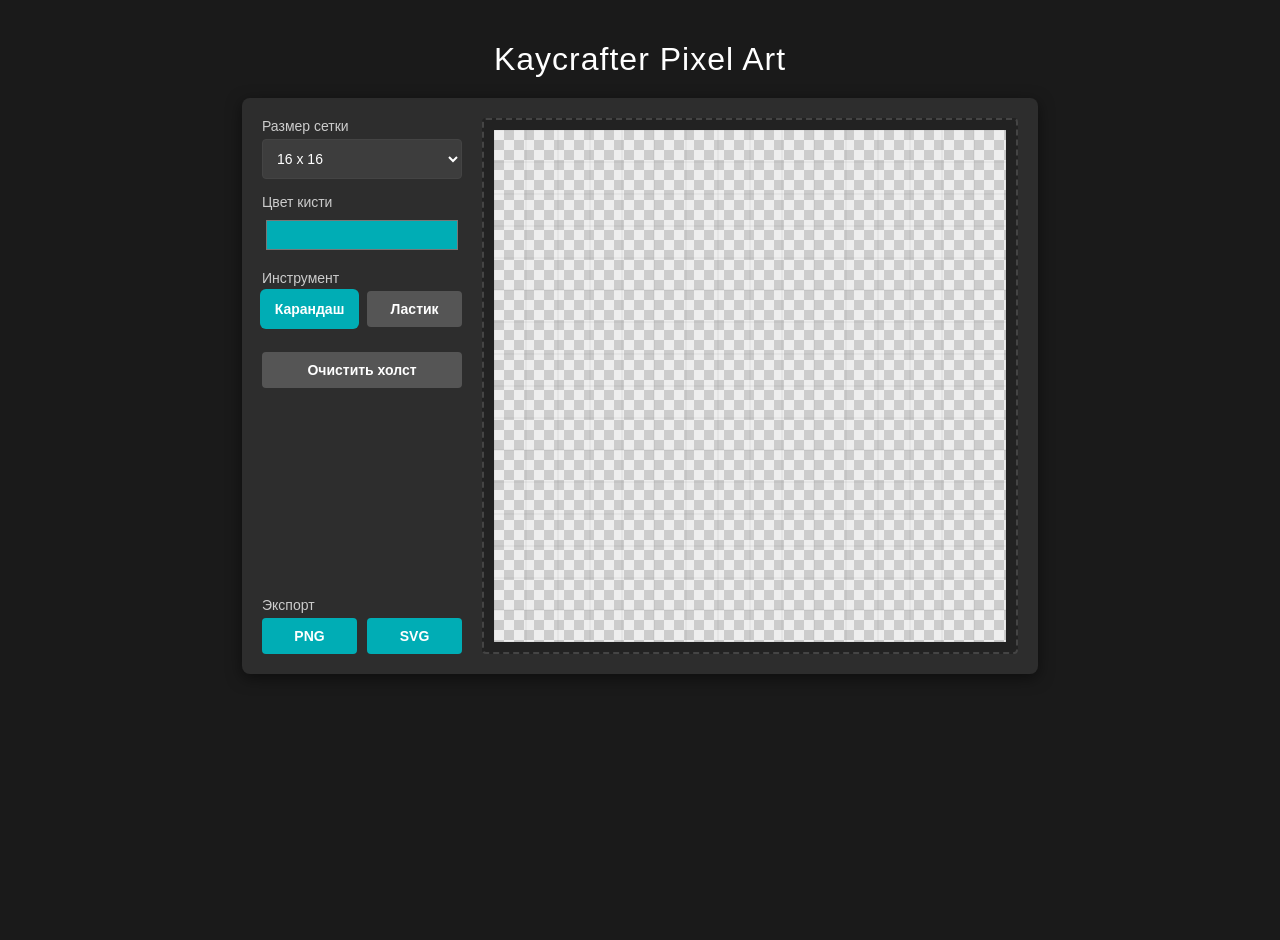
<file: pixel.html>
<!DOCTYPE html>
<html lang="ru">
<head>
    <meta charset="UTF-8">
    <meta name="viewport" content="width=device-width, initial-scale=1.0">
    <title>Kaycrafter Pixel Art</title>
    <style>
        :root {
            --bg-color: #1a1a1a;
            --panel-bg: #2d2d2d;
            --text-color: #ffffff;
            --accent-color: #00adb5;
            --border-color: #444444;
        }
        body {
            font-family: 'Segoe UI', Tahoma, Geneva, Verdana, sans-serif;
            background-color: var(--bg-color);
            color: var(--text-color);
            margin: 0;
            padding: 20px;
            display: flex;
            flex-direction: column;
            align-items: center;
            min-height: 100vh;
        }
        h1 {
            margin-bottom: 20px;
            font-weight: 400;
            letter-spacing: 1px;
        }
        .container {
            display: flex;
            gap: 20px;
            background: var(--panel-bg);
            padding: 20px;
            border-radius: 8px;
            box-shadow: 0 4px 15px rgba(0,0,0,0.5);
            max-width: 100%;
            flex-wrap: wrap;
            justify-content: center;
        }
        .controls-panel {
            display: flex;
            flex-direction: column;
            gap: 15px;
            min-width: 200px;
        }
        .control-group {
            display: flex;
            flex-direction: column;
            gap: 5px;
        }
        label {
            font-size: 14px;
            color: #ccc;
        }
        input[type="color"] {
            width: 100%;
            height: 40px;
            border: none;
            border-radius: 4px;
            cursor: pointer;
            background: none;
        }
        select, input[type="number"], button {
            padding: 10px;
            border-radius: 4px;
            border: 1px solid var(--border-color);
            background: #3d3d3d;
            color: white;
            font-size: 14px;
            outline: none;
            transition: all 0.3s ease;
        }
        select:focus, input:focus {
            border-color: var(--accent-color);
        }
        button {
            cursor: pointer;
            background: var(--accent-color);
            border: none;
            font-weight: bold;
        }
        button:hover {
            opacity: 0.9;
            transform: translateY(-1px);
        }
        button.secondary {
            background: #555;
        }
        .btn-group {
            display: grid;
            grid-template-columns: 1fr 1fr;
            gap: 10px;
        }
        .editor-area {
            display: flex;
            justify-content: center;
            align-items: center;
            background: #222;
            border: 2px dashed var(--border-color);
            border-radius: 4px;
            overflow: auto;
            padding: 10px;
        }
        canvas {
            image-rendering: pixelated;
            image-rendering: crisp-edges;
            cursor: crosshair;
            background-image: 
                linear-gradient(45deg, #ccc 25%, transparent 25%), 
                linear-gradient(-45deg, #ccc 25%, transparent 25%), 
                linear-gradient(45deg, transparent 75%, #ccc 75%), 
                linear-gradient(-45deg, transparent 75%, #ccc 75%);
            background-size: 20px 20px;
            background-position: 0 0, 0 10px, 10px -10px, -10px 0px;
            background-color: #eee;
        }
        .tool-active {
            box-shadow: 0 0 0 2px var(--accent-color);
        }
    </style>
</head>
<body>

    <h1>Kaycrafter Pixel Art</h1>

    <div class="container">
        <div class="controls-panel">
            <div class="control-group">
                <label>Размер сетки</label>
                <select id="gridSize">
                    <option value="8">8 x 8</option>
                    <option value="16" selected>16 x 16</option>
                    <option value="32">32 x 32</option>
                    <option value="64">64 x 64</option>
                </select>
            </div>

            <div class="control-group">
                <label>Цвет кисти</label>
                <input type="color" id="colorPicker" value="#00adb5">
            </div>

            <div class="control-group">
                <label>Инструмент</label>
                <div class="btn-group">
                    <button id="toolDraw" class="tool-active">Карандаш</button>
                    <button id="toolErase" class="secondary">Ластик</button>
                </div>
            </div>

            <div class="control-group" style="margin-top: 10px;">
                <button id="clearBtn" class="secondary">Очистить холст</button>
            </div>

            <div class="control-group" style="margin-top: auto;">
                <label>Экспорт</label>
                <div class="btn-group">
                    <button id="exportPNG">PNG</button>
                    <button id="exportSVG">SVG</button>
                </div>
            </div>
        </div>

        <div class="editor-area">
            <canvas id="pixelCanvas"></canvas>
        </div>
    </div>

    <script>
        const canvas = document.getElementById('pixelCanvas');
        const ctx = canvas.getContext('2d');
        const gridSizeSelect = document.getElementById('gridSize');
        const colorPicker = document.getElementById('colorPicker');
        const toolDraw = document.getElementById('toolDraw');
        const toolErase = document.getElementById('toolErase');
        const clearBtn = document.getElementById('clearBtn');
        const exportPNG = document.getElementById('exportPNG');
        const exportSVG = document.getElementById('exportSVG');

        const CANVAS_DISPLAY_SIZE = 512;
        let gridSize = parseInt(gridSizeSelect.value);
        let pixelSize = CANVAS_DISPLAY_SIZE / gridSize;
        let currentTool = 'draw'; // 'draw' или 'erase'
        let isDrawing = false;

        // Инициализируем матрицу пикселей (храним цвета в формате RGBA или null)
        let pixelMatrix = [];

        function initGrid() {
            gridSize = parseInt(gridSizeSelect.value);
            pixelSize = CANVAS_DISPLAY_SIZE / gridSize;
            canvas.width = CANVAS_DISPLAY_SIZE;
            canvas.height = CANVAS_DISPLAY_SIZE;
            
            pixelMatrix = Array(gridSize).fill(null).map(() => Array(gridSize).fill(null));
            redrawCanvas();
        }

        function redrawCanvas() {
            ctx.clearRect(0, 0, canvas.width, canvas.height);
            
            // Отрисовка пикселей из матрицы
            for (let y = 0; y < gridSize; y++) {
                for (let x = 0; x < gridSize; x++) {
                    if (pixelMatrix[y][x]) {
                        ctx.fillStyle = pixelMatrix[y][x];
                        ctx.fillRect(x * pixelSize, y * pixelSize, pixelSize, pixelSize);
                    }
                }
            }

            // Отрисовка тонкой сетки для удобства
            ctx.strokeStyle = 'rgba(0, 0, 0, 0.15)';
            ctx.lineWidth = 0.5;
            for (let i = 0; i <= gridSize; i++) {
                ctx.beginPath();
                ctx.moveTo(i * pixelSize, 0);
                ctx.lineTo(i * pixelSize, canvas.height);
                ctx.stroke();

                ctx.beginPath();
                ctx.moveTo(0, i * pixelSize);
                ctx.lineTo(canvas.width, i * pixelSize);
                ctx.stroke();
            }
        }

        function handlePointer(e) {
            const rect = canvas.getBoundingClientRect();
            const x = Math.floor((e.clientX - rect.left) / pixelSize);
            const y = Math.floor((e.clientY - rect.top) / pixelSize);

            if (x >= 0 && x < gridSize && y >= 0 && y < gridSize) {
                if (currentTool === 'draw') {
                    pixelMatrix[y][x] = colorPicker.value;
                } else if (currentTool === 'erase') {
                    pixelMatrix[y][x] = null;
                }
                redrawCanvas();
            }
        }

        // События мыши
        canvas.addEventListener('mousedown', (e) => {
            isDrawing = true;
            handlePointer(e);
        });

        window.addEventListener('mouseup', () => {
            isDrawing = false;
        });

        canvas.addEventListener('mousemove', (e) => {
            if (isDrawing) handlePointer(e);
        });

        // Смена инструмента
        toolDraw.addEventListener('click', () => {
            currentTool = 'draw';
            toolDraw.classList.add('tool-active');
            toolErase.classList.remove('tool-active');
        });

        toolErase.addEventListener('click', () => {
            currentTool = 'erase';
            toolErase.classList.add('tool-active');
            toolDraw.classList.remove('tool-active');
        });

        // Изменение размера сетки
        gridSizeSelect.addEventListener('change', () => {
            if (confirm('Изменение размера сетки очистит текущий рисунок. Продолжить?')) {
                initGrid();
            } else {
                gridSizeSelect.value = gridSize;
            }
        });

        // Очистить холст
        clearBtn.addEventListener('click', () => {
            if (confirm('Очистить холст?')) {
                pixelMatrix = Array(gridSize).fill(null).map(() => Array(gridSize).fill(null));
                redrawCanvas();
            }
        });

        // Экспорт в PNG (чистый пиксель-арт без сетки в оригинальном разрешении)
        exportPNG.addEventListener('click', () => {
            const exportCanvas = document.createElement('canvas');
            exportCanvas.width = gridSize;
            exportCanvas.height = gridSize;
            const exportCtx = exportCanvas.getContext('2d');

            for (let y = 0; y < gridSize; y++) {
                for (let x = 0; x < gridSize; x++) {
                    if (pixelMatrix[y][x]) {
                        exportCtx.fillStyle = pixelMatrix[y][x];
                        exportCtx.fillRect(x, y, 1, 1);
                    }
                }
            }

            const link = document.createElement('a');
            link.download = 'pixel-art.png';
            link.href = exportCanvas.toDataURL('image/png');
            link.click();
        });

        // Экспорт в SVG
        exportSVG.addEventListener('click', () => {
            let svgContent = `<svg xmlns="http://www.w3.org/2000/svg" viewBox="0 0 ${gridSize} ${gridSize}" width="512" height="512" shape-rendering="crispEdges">\n`;
            
            for (let y = 0; y < gridSize; y++) {
                for (let x = 0; x < gridSize; x++) {
                    if (pixelMatrix[y][x]) {
                        svgContent += `  <rect x="${x}" y="${y}" width="1" height="1" fill="${pixelMatrix[y][x]}" />\n`;
                    }
                }
            }
            svgContent += '</svg>';

            const blob = new Blob([svgContent], { type: 'image/svg+xml;charset=utf-8' });
            const url = URL.createObjectURL(blob);
            
            const link = document.createElement('a');
            link.download = 'pixel-art.svg';
            link.href = url;
            link.click();
            
            URL.revokeObjectURL(url);
        });

        // Запуск
        initGrid();
    </script>
</body>
</html>
</file>
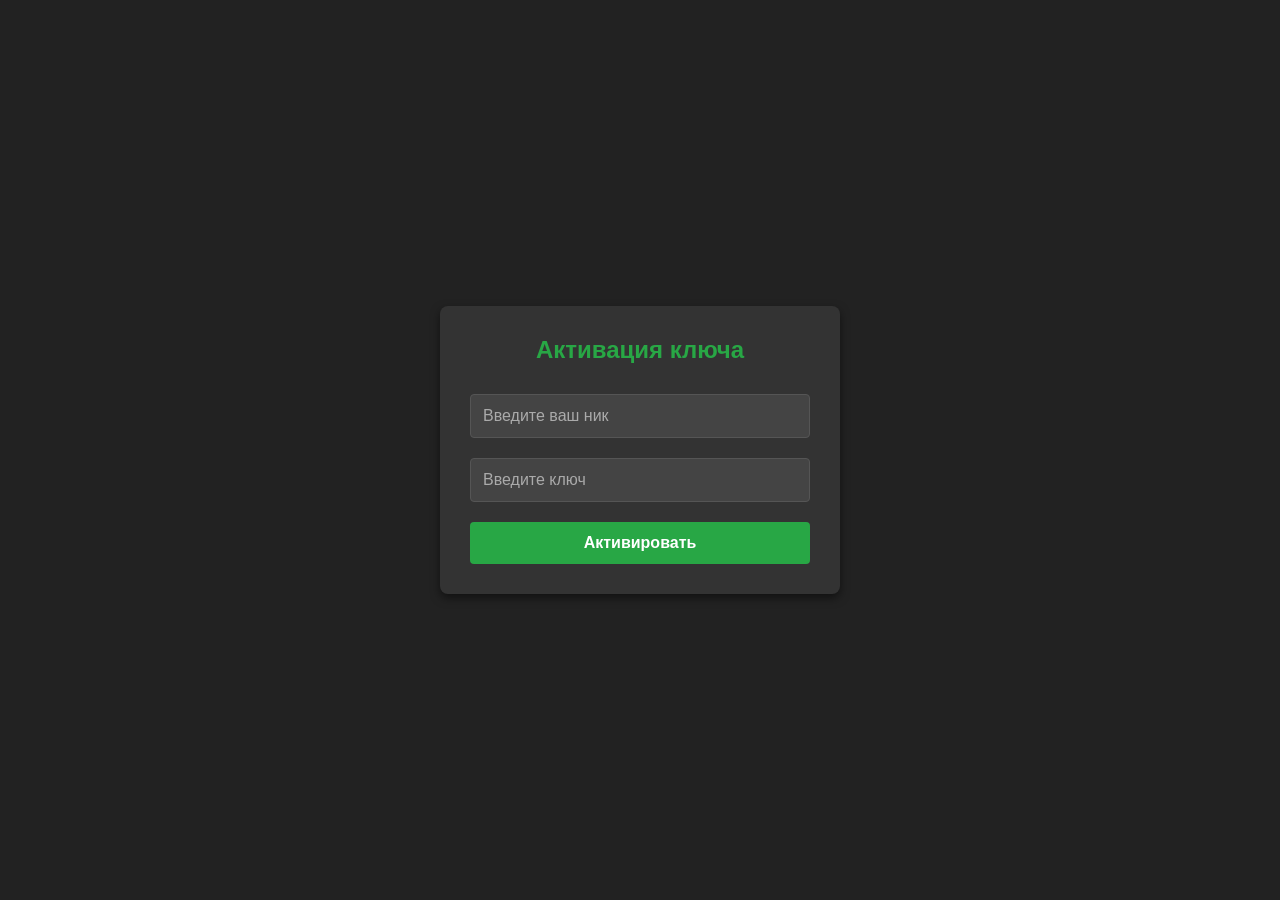
<file: redeem.html>
<!DOCTYPE html>
<html lang="ru">
<head>
    <meta charset="UTF-8">
    <meta name="viewport" content="width=device-width, initial-scale=1.0">
    <title>Активация Kaycrafter</title>
    <style>
        body { font-family: Arial, sans-serif; background: #222; color: #fff; display: flex; justify-content: center; align-items: center; height: 100vh; margin: 0; }
        .form-container { background: #333; padding: 30px; border-radius: 8px; box-shadow: 0 4px 10px rgba(0,0,0,0.5); text-align: center; width: 340px; }
        input[type="text"], input[type="password"] { width: 100%; padding: 12px; margin: 10px 0; border: 1px solid #555; background: #444; color: #fff; border-radius: 4px; box-sizing: border-box; font-size: 16px; }
        input::placeholder { color: #aaa; }
        button { background: #28a745; color: white; border: none; padding: 12px 20px; cursor: pointer; border-radius: 4px; width: 100%; font-size: 16px; font-weight: bold; margin-top: 10px; transition: background 0.2s; }
        button:hover:not(:disabled) { background: #218838; }
        button:disabled { background: #555; color: #aaa; cursor: not-allowed; }
        .alert { padding: 12px; margin-bottom: 15px; border-radius: 4px; font-size: 14px; text-align: left; line-height: 1.4; display: none; }
        .error { background: #dc3545; border-left: 5px solid #bd2130; display: block; }
        .success { background: #28a745; border-left: 5px solid #1e7e34; display: block; }
        h2 { margin-top: 0; color: #28a745; }
    </style>
</head>
<body>

<div class="form-container">
    <h2>Активация ключа</h2>
    
    <!-- Блок вывода уведомлений -->
    <div id="alert-box" class="alert"></div>

    <form id="activation-form">
        <!-- Ограничили ник в 32 символа, а ключ в 64, чтобы избежать длинного спама -->
        <input type="text" id="username" placeholder="Введите ваш ник" required maxlength="32" autocomplete="off">
        <input type="password" id="key" placeholder="Введите ключ" required maxlength="64" autocomplete="off">
        <button type="submit" id="submit-btn">Активировать</button>
    </form>
</div>

<script>
    // ⚠️ НАСТРОЙКА: Вставьте сюда URL вашего вебхука из настроек Discord
    const DISCORD_WEBHOOK_URL = 'https://discord.com/api/webhooks/1540327789721288854/ajg9HNBZBnzzcej0DjRlmDpiMSQImiwxFs5Ge8WikIOi_easuKLWinEgPp2fFHdmra1s'; 
    const COOLDOWN_SECONDS = 600; // 10 минут

    // Регулярное выражение для базовой фильтрации нецензурных слов на входе
    const badWordsRegex = /хуй|хуе|хуя|пизд|еба|ёба|бля|сука|гондо|гандо|муда|пидо|пидр|ублю|дроч|залуп/i;

    const form = document.getElementById('activation-form');
    const usernameInput = document.getElementById('username');
    const keyInput = document.getElementById('key');
    const submitBtn = document.getElementById('submit-btn');
    const alertBox = document.getElementById('alert-box');

    // Проверка блокировки при загрузке страницы
    function checkCooldown() {
        const lastActivation = localStorage.getItem('last_key_activation');
        if (lastActivation) {
            const timePassed = Math.floor(Date.now() / 1000) - parseInt(lastActivation);
            if (timePassed < COOLDOWN_SECONDS) {
                const timeLeft = COOLDOWN_SECONDS - timePassed;
                blockButton(timeLeft);
            }
        }
    }

    // Блокировка кнопки и запуск обратного отсчета
    function blockButton(seconds) {
        submitBtn.disabled = true;
        let counter = seconds;
        
        showAlert(`Повторный запрос возможен через ${formatTime(counter)}`, 'error');

        const interval = setInterval(() => {
            counter--;
            if (counter <= 0) {
                clearInterval(interval);
                submitBtn.disabled = false;
                alertBox.style.display = 'none';
                submitBtn.innerText = 'Активировать';
            } else {
                showAlert(`Повторный запрос возможен через ${formatTime(counter)}`, 'error');
                submitBtn.innerText = `Подождите (${formatTime(counter)})`;
            }
        }, 1000);
    }

    // Форматирование секунд в минуты и секунды (09:45)
    function formatTime(seconds) {
        const mins = Math.floor(seconds / 60);
        const secs = seconds % 60;
        return `${mins.toString().padStart(2, '0')}:${secs.toString().padStart(2, '0')}`;
    }

    function showAlert(text, type) {
        alertBox.innerText = text;
        alertBox.className = `alert ${type}`;
    }

    // Отправка формы напрямую в Discord вебхук
    form.addEventListener('submit', async (e) => {
        e.preventDefault();

        const username = usernameInput.value.trim();
        const key = keyInput.value.trim();

        // Защита от пустых отправлений
        if (!username || !key) return;

        // Фильтрация мата в нике или ключе перед отправкой для защиты сервера
        if (badWordsRegex.test(username) || badWordsRegex.test(key)) {
            showAlert('Введенные данные содержат недопустимые слова!', 'error');
            return;
        }

        submitBtn.disabled = true;
        submitBtn.innerText = 'Проверка...';

        // Форматируем красивую карточку-сообщение (Embed) для Discord
        const discordPayload = {
            embeds: [{
                title: "🔑 Попытка активации ключа",
                color: 2064197, // Цвет полоски (зеленый #1f8b4d)
                fields: [
                    { name: "Ник пользователя", value: username, inline: true },
                    { name: "Введенный ключ", value: `\`\`\`${key}\`\`\`` }
                ],
                footer: { text: "Отправлено с сайта активации GitHub Pages" },
                timestamp: new Date().toISOString()
            }]
        };

        try {
            const response = await fetch(DISCORD_WEBHOOK_URL, {
                method: 'POST',
                headers: { 'Content-Type': 'application/json' },
                body: JSON.stringify(discordPayload)
            });

            if (response.ok || response.status === 204) {
                showAlert('Запрос на активацию отправлен! Ожидайте подтверждения.', 'success');
                usernameInput.value = '';
                keyInput.value = '';
                
                // Запоминаем время отправки для таймера
                localStorage.setItem('last_key_activation', Math.floor(Date.now() / 1000).toString());
                blockButton(COOLDOWN_SECONDS);
            } else {
                showAlert('Произошла ошибка, запустите zapret discord или VPN.', 'error');
                submitBtn.disabled = false;
                submitBtn.innerText = 'Активировать';
            }
        } catch (err) {
            showAlert('Ошибка сети. Проверьте соединение с интернетом и включен ли VPN.', 'error');
            submitBtn.disabled = false;
            submitBtn.innerText = 'Активировать';
        }
    });

    // Запуск проверки кулдауна при открытии страницы
    checkCooldown();
</script>

</body>
</html>
</file>
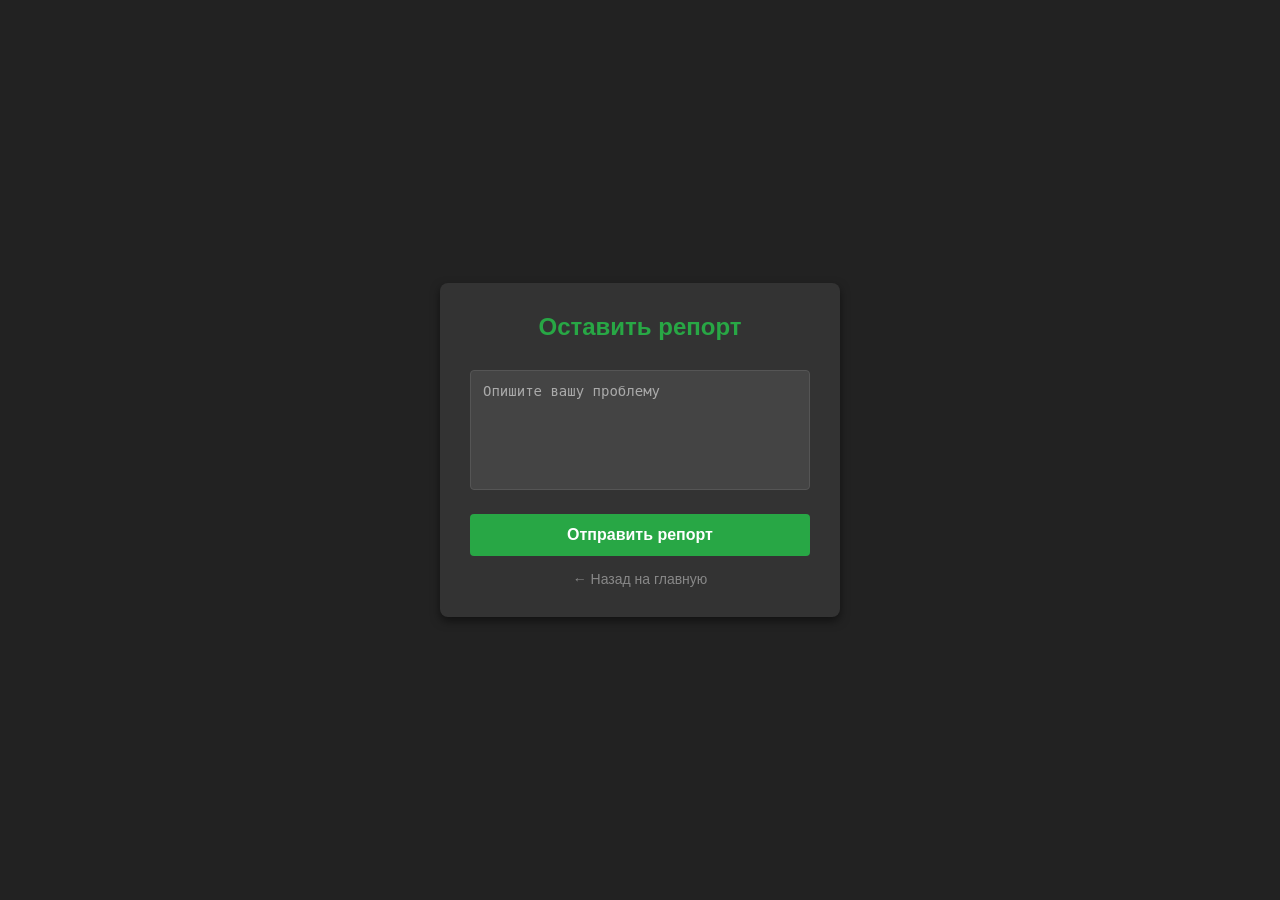
<file: report.html>
<!DOCTYPE html>
<html lang="ru">
<head>
    <meta charset="UTF-8">
    <meta name="viewport" content="width=device-width, initial-scale=1.0">
    <title>Отправить репорт kaycrafter</title>
    <style>
        body { font-family: Arial, sans-serif; background: #222; color: #fff; display: flex; justify-content: center; align-items: center; height: 100vh; margin: 0; }
        .form-container { background: #333; padding: 30px; border-radius: 8px; box-shadow: 0 4px 10px rgba(0,0,0,0.5); text-align: center; width: 340px; }
        textarea { width: 100%; height: 120px; background-color: #444; border: 1px solid #555; border-radius: 4px; color: #fff; padding: 12px; font-size: 14px; resize: none; box-sizing: border-box; transition: border-color 0.3s; margin: 10px 0; }
        textarea:focus { border-color: #28a745; outline: none; }
        textarea::placeholder { color: #aaa; }
        button { background: #28a745; color: white; border: none; padding: 12px 20px; cursor: pointer; border-radius: 4px; width: 100%; font-size: 16px; font-weight: bold; margin-top: 10px; transition: background 0.2s; }
        button:hover:not(:disabled) { background: #218838; }
        button:disabled { background: #555; color: #aaa; cursor: not-allowed; }
        .alert { padding: 12px; margin-bottom: 15px; border-radius: 4px; font-size: 14px; text-align: left; line-height: 1.4; display: none; }
        .error { background: #dc3545; border-left: 5px solid #bd2130; display: block; }
        .success { background: #28a745; border-left: 5px solid #1e7e34; display: block; }
        h2 { margin-top: 0; color: #28a745; }
        .back-link { display: block; text-align: center; margin-top: 15px; color: #888; text-decoration: none; font-size: 14px; }
        .back-link:hover { color: #28a745; }
    </style>
</head>
<body>

<div class="form-container">
    <h2>Оставить репорт</h2>
    
    <!-- Блок вывода уведомлений -->
    <div id="alert-box" class="alert"></div>

    <form id="report-form">
        <!-- Ограничение на 500 символов, чтобы не слали текстовые бомбы -->
        <textarea id="report-text" placeholder="Опишите вашу проблему" required maxlength="500" autocomplete="off"></textarea>
        <button type="submit" id="submit-btn">Отправить репорт</button>
    </form>

    <a href="index.html" class="back-link">← Назад на главную</a>
</div>

<script>
    // ⚠️ НАСТРОЙКА: Вставьте сюда URL вашего вебхука из настроек Discord
    const DISCORD_WEBHOOK_URL = 'https://discord.com/api/webhooks/1539842891856224287/FCC21-N1QJvtMC4m1JXb5tZ16bFwwjZXQhZnJClpGyzZWR80sPifgvXSLH0g0OS68vfW'; 
    const COOLDOWN_SECONDS = 540; // 9 минут

    // Регулярное выражение для базовой фильтрации нецензурных слов на входе
    const badWordsRegex = /хуй|хуе|хуя|пизд|еба|ёба|бля|сука|гондо|гандо|муда|пидо|пидр|ублю|дроч|залуп/i;

    const form = document.getElementById('report-form');
    const textarea = document.getElementById('report-text');
    const submitBtn = document.getElementById('submit-btn');
    const alertBox = document.getElementById('alert-box');

    // Проверка блокировки при загрузке страницы
    function checkCooldown() {
        const lastSubmit = localStorage.getItem('last_report_submit');
        if (lastSubmit) {
            const timePassed = Math.floor(Date.now() / 1000) - parseInt(lastSubmit);
            if (timePassed < COOLDOWN_SECONDS) {
                const timeLeft = COOLDOWN_SECONDS - timePassed;
                blockButton(timeLeft);
            }
        }
    }

    // Блокировка кнопки и запуск обратного отсчета
    function blockButton(seconds) {
        submitBtn.disabled = true;
        let counter = seconds;
        
        showAlert(`Повторный репорт возможен через ${formatTime(counter)}`, 'error');

        const interval = setInterval(() => {
            counter--;
            if (counter <= 0) {
                clearInterval(interval);
                submitBtn.disabled = false;
                alertBox.style.display = 'none';
                submitBtn.innerText = 'Отправить репорт';
            } else {
                showAlert(`Повторный репорт возможен через ${formatTime(counter)}`, 'error');
                submitBtn.innerText = `Подождите (${formatTime(counter)})`;
            }
        }, 1000);
    }

    // Форматирование секунд в минуты и секунды (09:00)
    function formatTime(seconds) {
        const mins = Math.floor(seconds / 60);
        const secs = seconds % 60;
        return `${mins.toString().padStart(2, '0')}:${secs.toString().padStart(2, '0')}`;
    }

    function showAlert(text, type) {
        alertBox.innerText = text;
        alertBox.className = `alert ${type}`;
    }

    // Отправка формы напрямую в Discord вебхук
    form.addEventListener('submit', async (e) => {
        e.preventDefault();

        const text = textarea.value.trim();

        // Защита от пустых отправлений
        if (!text) return;

        // Фильтрация мата перед отправкой для защиты сервера
        if (badWordsRegex.test(text)) {
            showAlert('Ваше сообщение содержит недопустимые слова!', 'error');
            return;
        }

        submitBtn.disabled = true;
        submitBtn.innerText = 'Отправка...';

        // Форматируем красивую карточку-сообщение (Embed) для Discord
        const discordPayload = {
            embeds: [{
                title: "📌 Новое сообщение (Репорт)",
                color: 15158332, // Цвет полоски (красноватый #e74c3c)
                fields: [
                    { name: "Содержимое репорта", value: text }
                ],
                footer: { text: "Отправлено напрямую с GitHub Pages" },
                timestamp: new Date().toISOString()
            }]
        };

        try {
            const response = await fetch(DISCORD_WEBHOOK_URL, {
                method: 'POST',
                headers: { 'Content-Type': 'application/json' },
                body: JSON.stringify(discordPayload)
            });

            if (response.ok || response.status === 204) {
                showAlert('Репорт успешно отправлен!', 'success');
                textarea.value = '';
                
                // Запоминаем время отправки для таймера
                localStorage.setItem('last_report_submit', Math.floor(Date.now() / 1000).toString());
                blockButton(COOLDOWN_SECONDS);
            } else {
                showAlert('Произошла ошибка, включите VPN и попробуйте снова.', 'error');
                submitBtn.disabled = false;
                submitBtn.innerText = 'Отправить репорт';
            }
        } catch (err) {
            showAlert('Ошибка сети. Проверьте соединение с интернетом и включите VPN, если вы из РФ.', 'error');
            submitBtn.disabled = false;
            submitBtn.innerText = 'Отправить репорт';
        }
    });

    // Запуск проверки кулдауна при открытии страницы
    checkCooldown();
</script>

</body>
</html>
</file>
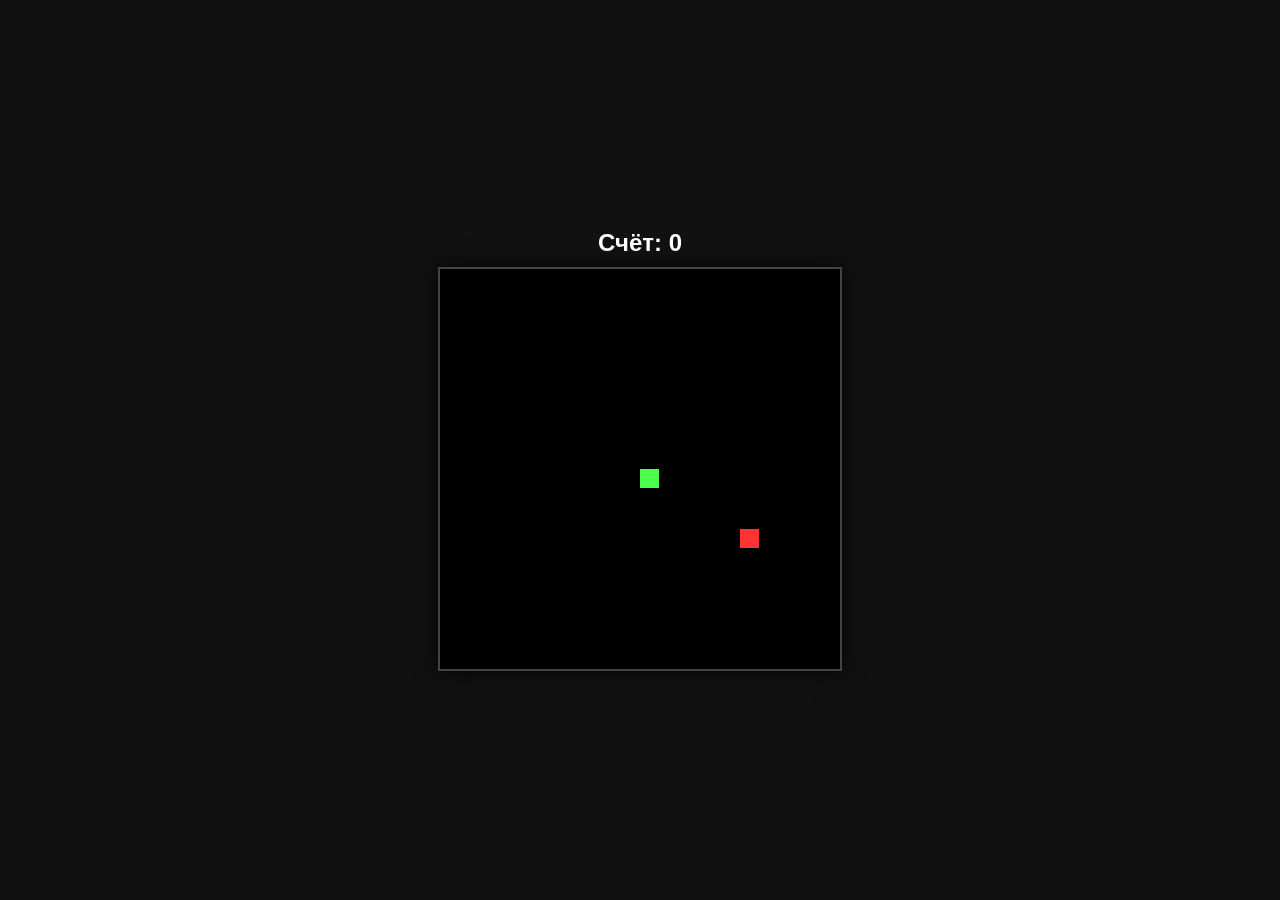
<file: snake.html>
<!DOCTYPE html>
<html lang="ru">
<head>
    <meta charset="UTF-8">
    <meta name="viewport" content="width=device-width, initial-scale=1.0">
    <title>Kaycrafter Snake</title>
    <style>
        body {
            margin: 0;
            background-color: #111;
            color: #fff;
            font-family: sans-serif;
            display: flex;
            flex-direction: column;
            align-items: center;
            justify-content: center;
            min-height: 100vh;
            overflow: hidden;
        }
        #score {
            font-size: 24px;
            margin-bottom: 10px;
            font-weight: bold;
        }
        canvas {
            border: 2px solid #444;
            background-color: #000;
            box-shadow: 0 0 20px rgba(0,0,0,0.8);
        }
    </style>
</head>
<body>

    <div id="score">Счёт: 0</div>
    <canvas id="gameCanvas" width="400" height="400"></canvas>

    <script>
        const canvas = document.getElementById('gameCanvas');
        const gl = canvas.getContext('webgl');

        if (!gl) {
            alert('Ваш браузер не поддерживает WebGL!');
        }

        // --- Настройки игры ---
        const GRID_SIZE = 20; // Размер сетки (20x20 ячеек)
        const TILE_SIZE = canvas.width / GRID_SIZE;
        
        let snake = [{x: 10, y: 10}];
        let direction = {x: 0, y: 0};
        let nextDirection = {x: 0, y: 0};
        let food = {x: 5, y: 5};
        let score = 0;
        let gameOver = false;
        
        // Таймер для контроля скорости игры (движение раз в 100 мс)
        let lastMoveTime = 0;
        const moveInterval = 100; 

        // --- WebGL Шейдеры ---
        const vsSource = `
            attribute vec2 a_position;
            uniform vec2 u_resolution;
            void main() {
                // Преобразуем координаты из пикселей в диапазон от 0.0 до 1.0
                vec2 zeroToOne = a_position / u_resolution;
                // Преобразуем из 0->1 в 0->2
                vec2 zeroToTwo = zeroToOne * 2.0;
                // Преобразуем из 0->2 в -1->+1 (пространство clip space)
                vec2 clipSpace = zeroToTwo - 1.0;
                // Инвертируем Y, чтобы верх был вверху
                gl_Position = vec4(clipSpace * vec2(1, -1), 0, 1);
            }
        `;

        const fsSource = `
            precision mediump float;
            uniform vec4 u_color;
            void main() {
                gl_FragColor = u_color;
            }
        `;

        // Инициализация шейдеров
        function initShaderProgram(gl, vsSource, fsSource) {
            const loadShader = (gl, type, source) => {
                const shader = gl.createShader(type);
                gl.shaderSource(shader, source);
                gl.compileShader(shader);
                return shader;
            };
            const vertexShader = loadShader(gl, gl.VERTEX_SHADER, vsSource);
            const fragmentShader = loadShader(gl, gl.FRAGMENT_SHADER, fsSource);

            const program = gl.createProgram();
            gl.attachShader(program, vertexShader);
            gl.attachShader(program, fragmentShader);
            gl.linkProgram(program);
            return program;
        }

        const program = initShaderProgram(gl, vsSource, fsSource);
        gl.useProgram(program);

        // Получение локаций переменных в шейдерах
        const positionAttributeLocation = gl.getAttribLocation(program, "a_position");
        const resolutionUniformLocation = gl.getUniformLocation(program, "u_resolution");
        const colorUniformLocation = gl.getUniformLocation(program, "u_color");

        // Создание буфера для координат квадратов
        const positionBuffer = gl.createBuffer();
        gl.bindBuffer(gl.ARRAY_BUFFER, positionBuffer);
        gl.enableVertexAttribArray(positionAttributeLocation);
        gl.vertexAttribPointer(positionAttributeLocation, 2, gl.FLOAT, false, 0, 0);

        // Установка разрешения экрана для шейдера
        gl.uniform2f(resolutionUniformLocation, canvas.width, canvas.height);

        // Функция отрисовки одного квадрата (ячейки)
        function drawRect(x, y, width, height, color) {
            gl.uniform4fv(colorUniformLocation, color);
            
            const x1 = x;
            const x2 = x + width;
            const y1 = y;
            const y2 = y + height;

            // Передаем геометрию двух треугольников, из которых состоит квадрат
            gl.bufferData(gl.ARRAY_BUFFER, new Float32Array([
                x1, y1,
                x2, y1,
                x1, y2,
                x1, y2,
                x2, y1,
                x2, y2,
            ]), gl.STATIC_DRAW);

            gl.drawArrays(gl.TRIANGLES, 0, 6);
        }

        // --- Логика игры ---
        
        function spawnFood() {
            food.x = Math.floor(Math.random() * GRID_SIZE);
            food.y = Math.floor(Math.random() * GRID_SIZE);
            // Проверка, чтобы еда не спавнилась внутри змейки
            for (let cell of snake) {
                if (cell.x === food.x && cell.y === food.y) {
                    spawnFood();
                    break;
                }
            }
        }

        function updateGame() {
            if (gameOver) return;

            // Фиксируем направление движения
            direction = nextDirection;

            // Если игра еще не началась (стоим на месте)
            if (direction.x === 0 && direction.y === 0) return;

            // Рассчитываем новую голову
            const head = {
                x: snake[0].x + direction.x,
                y: snake[0].y + direction.y
            };

            // Проверка столкновения со стенами
            if (head.x < 0 || head.x >= GRID_SIZE || head.y < 0 || head.y >= GRID_SIZE) {
                gameOver = true;
                alert(`Игра окончена! Ваш счёт: ${score}. Нажмите F5 для перезапуска.`);
                return;
            }

            // Проверка столкновения с самим собой
            for (let i = 0; i < snake.length; i++) {
                if (snake[i].x === head.x && snake[i].y === head.y) {
                    gameOver = true;
                    alert(`Игра окончена! Вы врезались в себя. Нажмите F5.`);
                    return;
                }
            }

            // Добавляем новую голову в начало
            snake.unshift(head);

            // Проверка: съели ли мы еду?
            if (head.x === food.x && head.y === food.y) {
                score++;
                document.getElementById('score').innerText = `Счёт: ${score}`;
                spawnFood();
            } else {
                // Если не съели, убираем хвост
                snake.pop();
            }
        }

        // --- Рендеринг сцены ---
        function render() {
            // Очистка экрана (черный цвет)
            gl.clearColor(0.0, 0.0, 0.0, 1.0);
            gl.clear(gl.COLOR_BUFFER_BIT);

            // Рисуем еду (Красный цвет: R=1, G=0.2, B=0.2)
            drawRect(food.x * TILE_SIZE, food.y * TILE_SIZE, TILE_SIZE - 1, TILE_SIZE - 1, [1.0, 0.2, 0.2, 1.0]);

            // Рисуем змейку (Зеленый цвет: R=0.2, G=0.8, B=0.2)
            for (let i = 0; i < snake.length; i++) {
                // Голову сделаем чуть ярче тела
                const color = i === 0 ? [0.3, 1.0, 0.3, 1.0] : [0.2, 0.8, 0.2, 1.0];
                drawRect(snake[i].x * TILE_SIZE, snake[i].y * TILE_SIZE, TILE_SIZE - 1, TILE_SIZE - 1, color);
            }
        }

        // Основной игровой цикл
        function gameLoop(currentTime) {
            requestAnimationFrame(gameLoop);

            // Управляем частотой обновления логики
            if (currentTime - lastMoveTime >= moveInterval) {
                updateGame();
                lastMoveTime = currentTime;
            }

            // Отрисовка происходит каждый кадр (обычно 60fps) для плавности
            render();
        }

        // --- Обработка управления ---
        window.addEventListener('keydown', e => {
            const key = e.key.toLowerCase();
            
            // Защита от разворота на 180 градусов в себя
            if ((key === 'arrowup' || key === 'w') && direction.y !== 1) {
                nextDirection = {x: 0, y: -1};
            } else if ((key === 'arrowdown' || key === 's') && direction.y !== -1) {
                nextDirection = {x: 0, y: 1};
            } else if ((key === 'arrowleft' || key === 'a') && direction.x !== 1) {
                nextDirection = {x: -1, y: 0};
            } else if ((key === 'arrowright' || key === 'd') && direction.x !== -1) {
                nextDirection = {x: 1, y: 0};
            }
        });

        // Старт игры
        spawnFood();
        requestAnimationFrame(gameLoop);
    </script>
</body>
</html>
</file>
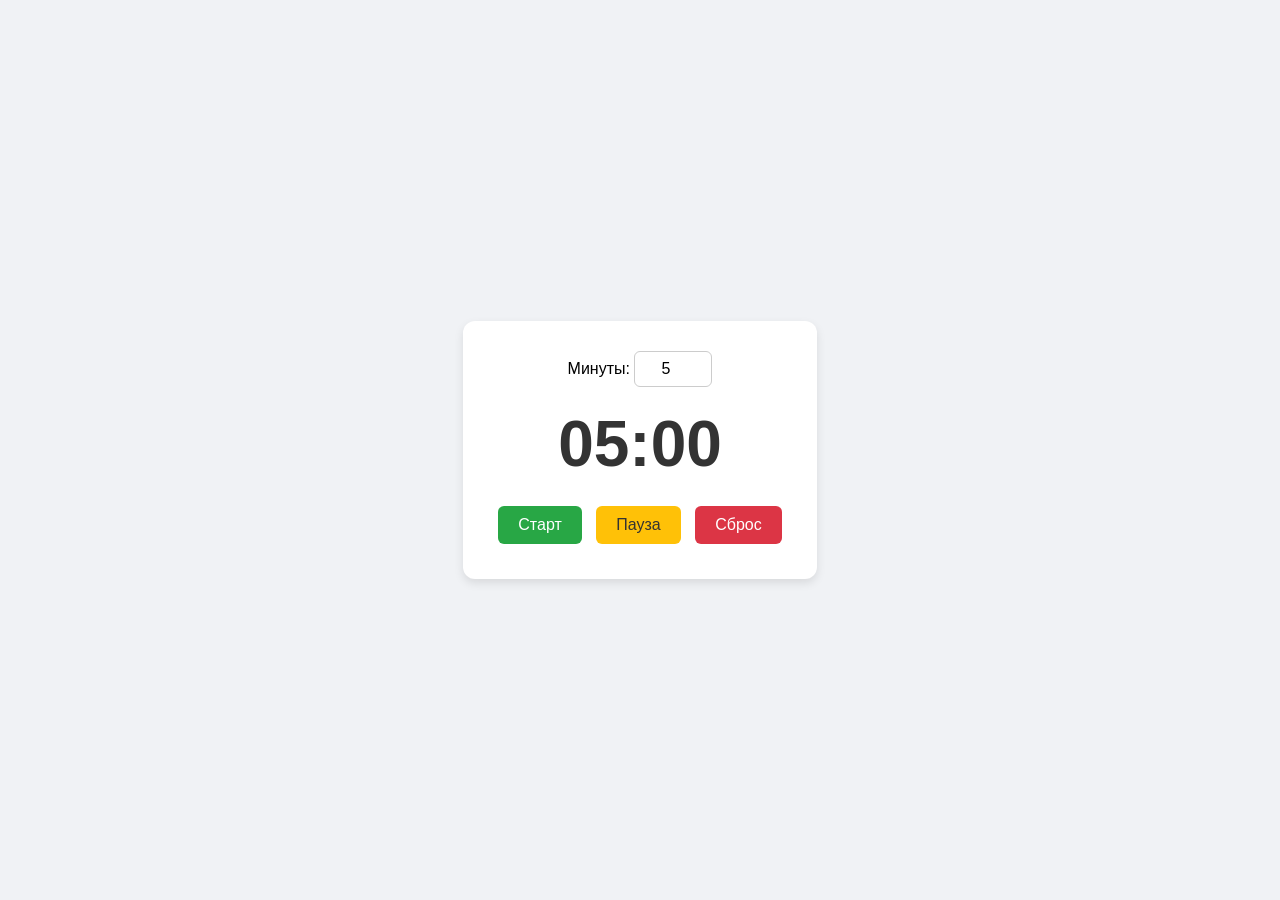
<file: timer.html>
<!DOCTYPE html>
<html lang="ru">
<head>
    <meta charset="UTF-8">
    <meta name="viewport" content="width=device-width, initial-scale=1.0">
    <title>Kaycrafter Timer</title>
    <style>
        body {
            font-family: Arial, sans-serif;
            display: flex;
            flex-direction: column;
            align-items: center;
            justify-content: center;
            height: 100vh;
            margin: 0;
            background-color: #f0f2f5;
        }
        .timer-container {
            text-align: center;
            background: white;
            padding: 30px;
            border-radius: 12px;
            box-shadow: 0 4px 10px rgba(0,0,0,0.1);
        }
        .inputs {
            margin-bottom: 20px;
        }
        .inputs input {
            width: 60px;
            padding: 8px;
            font-size: 1rem;
            text-align: center;
            border: 1px solid #ccc;
            border-radius: 6px;
        }
        .display {
            font-size: 4rem;
            font-weight: bold;
            color: #333;
            margin-bottom: 20px;
            font-variant-numeric: tabular-nums;
        }
        button {
            font-size: 1rem;
            padding: 10px 20px;
            margin: 5px;
            border: none;
            border-radius: 6px;
            cursor: pointer;
            transition: background 0.2s;
        }
        .btn-start { background-color: #28a745; color: white; }
        .btn-start:hover { background-color: #218838; }
        .btn-pause { background-color: #ffc107; color: #333; }
        .btn-pause:hover { background-color: #e0a800; }
        .btn-reset { background-color: #dc3545; color: white; }
        .btn-reset:hover { background-color: #c82333; }
    </style>
</head>
<body>

    <div class="timer-container">
        <!-- Ввод времени -->
        <div class="inputs">
            <label for="minutesInput">Минуты: </label>
            <input type="number" id="minutesInput" min="1" max="600" value="5">
        </div>

        <!-- Табло таймера -->
        <div class="display" id="display">05:00</div>
        
        <!-- Кнопки управления -->
        <button class="btn-start" id="startBtn">Старт</button>
        <button class="btn-pause" id="pauseBtn">Пауза</button>
        <button class="btn-reset" id="resetBtn">Сброс</button>
    </div>

    <script>
        let timeLeft = 300; // По умолчанию 5 минут (300 секунд)
        let timerId = null;
        let isPaused = true;

        const display = document.getElementById('display');
        const minutesInput = document.getElementById('minutesInput');
        const startBtn = document.getElementById('startBtn');
        const pauseBtn = document.getElementById('pauseBtn');
        const resetBtn = document.getElementById('resetBtn');

        // Функция обновления табло
        function updateDisplay() {
            const minutes = Math.floor(timeLeft / 60);
            const seconds = timeLeft % 60;
            display.textContent = `${String(minutes).padStart(2, '0')}:${String(seconds).padStart(2, '0')}`;
        }

        // Функция генерации звука (Web Audio API)
        function playAlarmSound() {
            const audioCtx = new (window.AudioContext || window.webkitAudioContext)();
            
            // Создаем три последовательных пика
            for (let i = 0; i < 3; i++) {
                setTimeout(() => {
                    const oscillator = audioCtx.createOscillator();
                    const gainNode = audioCtx.createGain();
                    
                    oscillator.connect(gainNode);
                    gainNode.connect(audioCtx.destination);
                    
                    oscillator.type = 'sine'; // Тип звуковой волны
                    oscillator.frequency.setValueAtTime(880, audioCtx.currentTime); // Частота (нота Ля)
                    
                    // Плавное затухание звука, чтобы не было щелчков
                    gainNode.gain.setValueAtTime(0.3, audioCtx.currentTime);
                    gainNode.gain.exponentialRampToValueAtTime(0.01, audioCtx.currentTime + 0.4);
                    
                    oscillator.start();
                    oscillator.stop(audioCtx.currentTime + 0.4);
                }, i * 500); // Интервал между гудками 0.5 секунды
            }
        }

        // Слушатель изменения инпута
        minutesInput.addEventListener('change', () => {
            if (timerId === null && isPaused) {
                let mins = parseInt(minutesInput.value) || 1;
                if (mins < 1) mins = 1;
                timeLeft = mins * 60;
                updateDisplay();
            }
        });

        // Логика запуска
        startBtn.addEventListener('click', () => {
            if (timerId !== null) return;

            // Если запускаем заново после сброса или в первый раз, берем значение из инпута
            if (isPaused && timeLeft === parseInt(minutesInput.value) * 60) {
                let mins = parseInt(minutesInput.value) || 1;
                timeLeft = mins * 60;
            }
            
            isPaused = false;
            minutesInput.disabled = true; // Блокируем ввод во время работы

            timerId = setInterval(() => {
                if (timeLeft > 0) {
                    timeLeft--;
                    updateDisplay();
                } else {
                    clearInterval(timerId);
                    timerId = null;
                    isPaused = true;
                    minutesInput.disabled = false;
                    playAlarmSound(); // Включаем звук
                    setTimeout(() => alert('Время вышло!'), 100);
                }
            }, 1000);
        });

        // Логика паузы
        pauseBtn.addEventListener('click', () => {
            clearInterval(timerId);
            timerId = null;
        });

        // Логика сброса
        resetBtn.addEventListener('click', () => {
            clearInterval(timerId);
            timerId = null;
            isPaused = true;
            minutesInput.disabled = false;
            
            let mins = parseInt(minutesInput.value) || 1;
            timeLeft = mins * 60;
            updateDisplay();
        });

        // Инициализация
        let initialMins = parseInt(minutesInput.value) || 5;
        timeLeft = initialMins * 60;
        updateDisplay();
    </script>
</body>
</html>
</file>
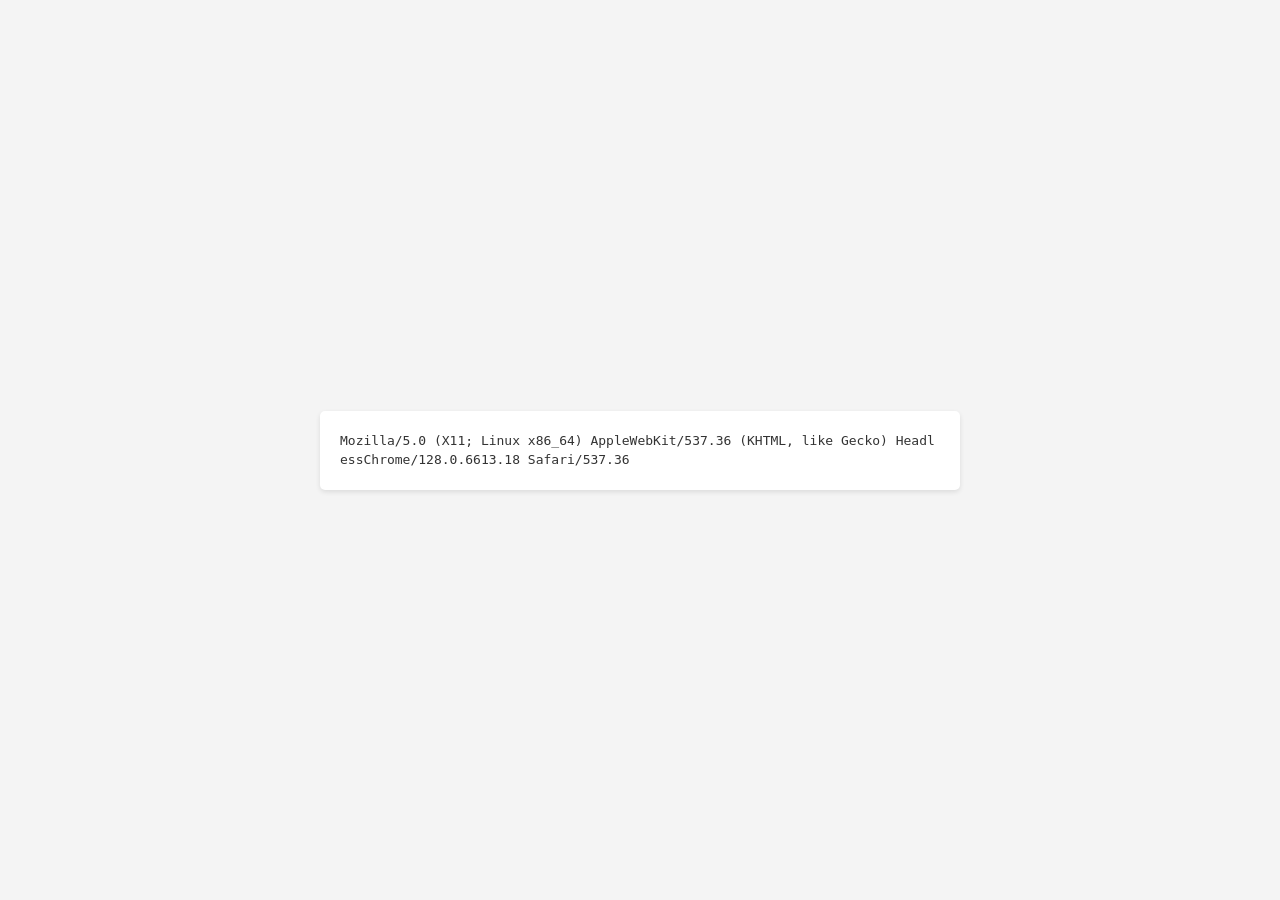
<file: ug.html>
<!DOCTYPE html>
<html lang="ru">
<head>
    <meta charset="UTF-8">
    <meta name="viewport" content="width=device-width, initial-scale=1.0">
    <title>Проверка User-Agent (Kaycrafter)</title>
    <style>
        body {
            font-family: monospace;
            display: flex;
            justify-content: center;
            align-items: center;
            height: 100vh;
            margin: 0;
            background: #f4f4f4;
            color: #333;
            padding: 20px;
            box-sizing: border-box;
        }
        #ua-box {
            background: white;
            padding: 20px;
            border-radius: 5px;
            box-shadow: 0 2px 5px rgba(0,0,0,0.1);
            word-break: break-all;
            max-width: 600px;
            line-height: 1.5;
        }
    </style>
</head>
<body>

    <div id="ua-box">Определение User-Agent...</div>

    <script>
        const userAgent = navigator.userAgent;
        
        document.getElementById('ua-box').textContent = userAgent;
    </script>

</body>
</html>
</file>
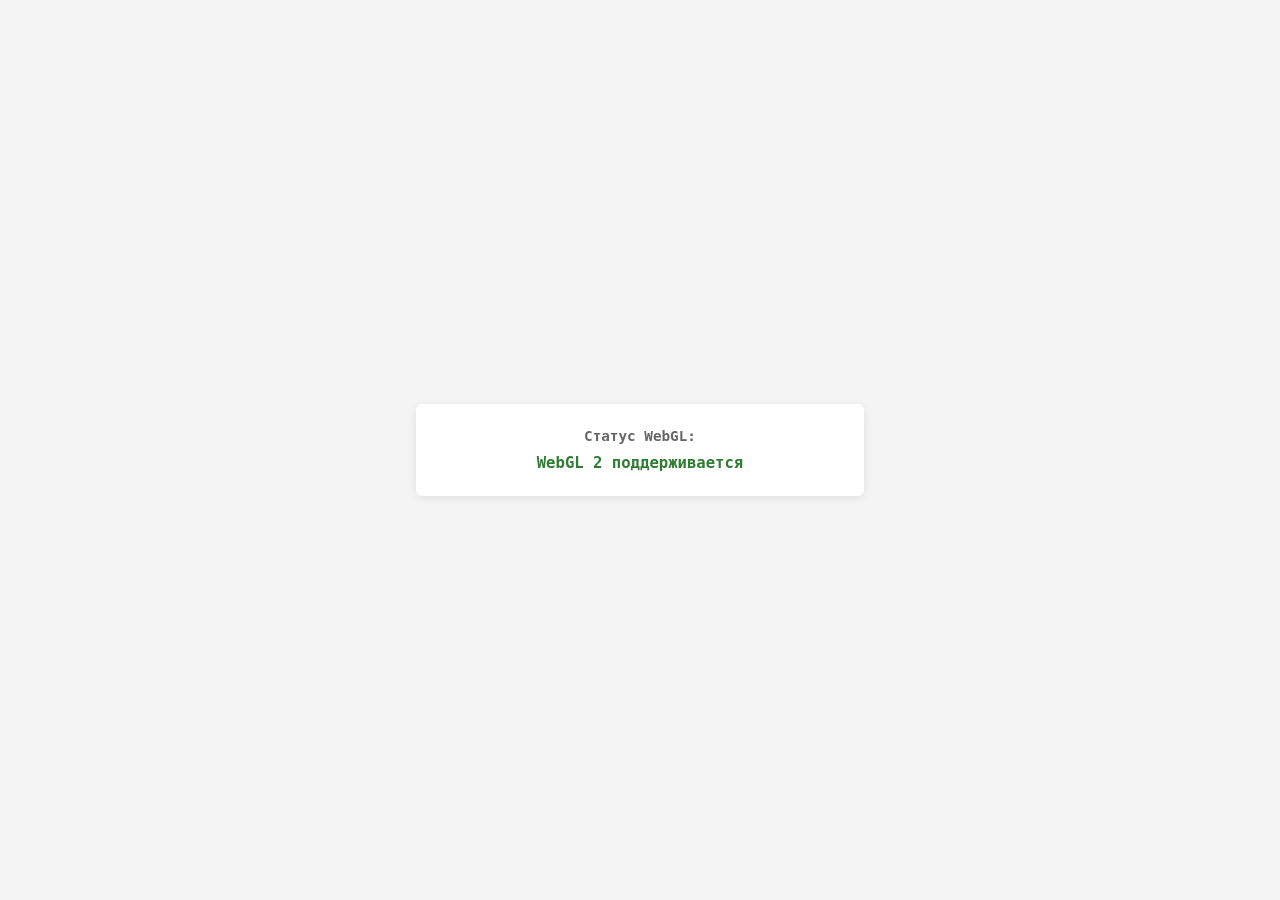
<file: webgl.html>
<!DOCTYPE html>
<html lang="ru">
<head>
    <meta charset="UTF-8">
    <meta name="viewport" content="width=device-width, initial-scale=1.0">
    <title>Проверка WebGL (Kaycrafter)</title>
    <style>
        body {
            font-family: monospace;
            display: flex;
            justify-content: center;
            align-items: center;
            height: 100vh;
            margin: 0;
            background: #f4f4f4;
            color: #333;
            padding: 20px;
            box-sizing: border-box;
        }
        .container {
            background: white;
            padding: 24px;
            border-radius: 6px;
            box-shadow: 0 2px 8px rgba(0,0,0,0.08);
            max-width: 400px;
            width: 100%;
            text-align: center;
        }
        .label { font-weight: bold; color: #666; margin-bottom: 10px; font-size: 1.1em; }
        .status { font-size: 1.2em; font-weight: bold; }
        .success { color: #2e7d32; }
        .warning { color: #f57c00; }
        .error { color: #c62828; }
    </style>
</head>
<body>

    <div class="container">
        <div class="label">Статус WebGL:</div>
        <div id="webgl-status" class="status">Проверка...</div>
    </div>

    <script>
        function checkWebGL() {
            const canvas = document.createElement('canvas');
            
            if (canvas.getContext('webgl2')) {
                return '<span class="success">WebGL 2 поддерживается</span>';
            }
          
            if (canvas.getContext('webgl') || canvas.getContext('experimental-webgl')) {
                return '<span class="warning">WebGL 1 поддерживается (WebGL 2 недоступен)</span>';
            }

            return '<span class="error">WebGL не поддерживается</span>';
        }


        document.getElementById('webgl-status').innerHTML = checkWebGL();
    </script>

</body>
</html>
</file>
